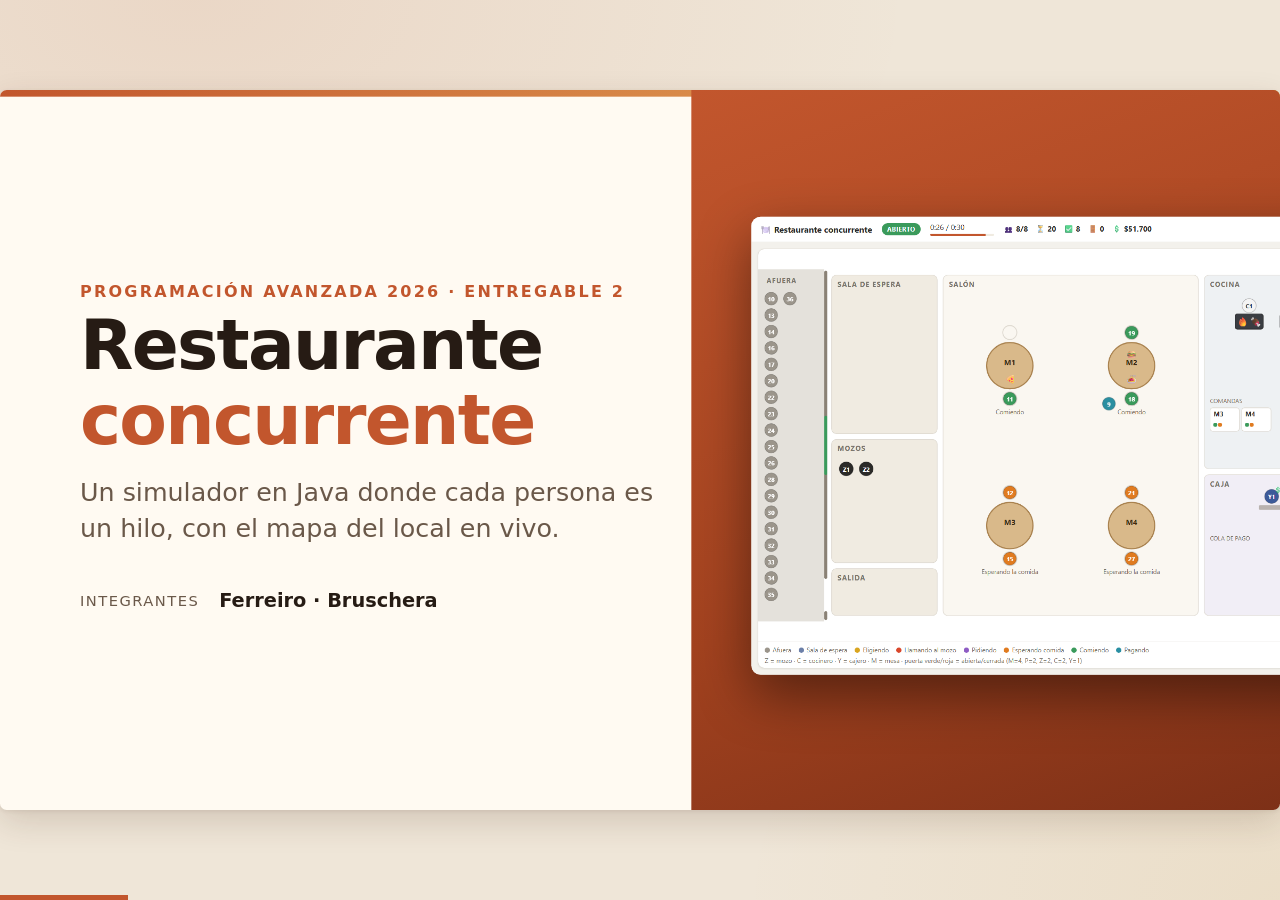
<file: presentacion/index.html>
<!doctype html>
<html lang="es">
<head>
<meta charset="utf-8">
<meta name="viewport" content="width=device-width, initial-scale=1">
<title>Restaurante concurrente</title>
<meta name="description" content="Presentación del Entregable 2 de Programación Avanzada 2026: simulador concurrente de restaurante en Java.">
<link rel="stylesheet" href="presentacion.css">
</head>
<body>

<div class="viewport">
<div class="deck">

<!-- ===================================================================== 1 -->
<section class="slide portada" data-titulo="Portada">
  <div class="izq">
    <p class="kicker rev">Programación Avanzada 2026 · Entregable 2</p>
    <h1 class="rev">Restaurante<br><em>concurrente</em></h1>
    <p class="lead rev">Un simulador en Java donde cada persona es un hilo, con el mapa del local en vivo.</p>
    <dl class="meta rev">
      <dt>Integrantes</dt><dd>Ferreiro · Bruschera</dd>
    </dl>
  </div>
  <div class="der">
    <div class="shot rev" style="--i:2"><img src="img/vista-general.png" alt="Mapa del restaurante en vivo"></div>
  </div>
  <aside class="notes"><ul>
    <li>Presentarnos. Vamos a mostrar qué diseñamos y, sobre todo, cómo aplicamos cada herramienta de concurrencia.</li>
    <li>No repetimos la consigna: vamos directo a las decisiones. Son 10 minutos: 8 slides y la demo al final.</li>
  </ul></aside>
</section>

<!-- ===================================================================== 2 -->
<section class="slide" data-titulo="Cómo modelamos el problema">
  <p class="kicker rev">Nuestro diseño</p>
  <h2 class="rev">Cómo modelamos el problema</h2>
  <div class="rev" style="display:flex;justify-content:center">
  <svg class="diag" style="width:1300px;height:auto;flex:none" viewBox="0 0 1760 700" role="img" aria-label="Flujo de mensajes entre los actores y los recursos">
    <defs>
      <marker id="fl" viewBox="0 0 10 10" refX="9" refY="5" markerWidth="7" markerHeight="7" orient="auto-start-reverse"><path d="M0,0 L10,5 L0,10 z" fill="#9b8672"/></marker>
      <marker id="flA" viewBox="0 0 10 10" refX="9" refY="5" markerWidth="7" markerHeight="7" orient="auto-start-reverse"><path d="M0,0 L10,5 L0,10 z" fill="#c2562d"/></marker>
    </defs>
    <!-- aristas -->
    <path id="a1" class="e" d="M270,88 L348,88" marker-end="url(#fl)" data-flujo="#355f9c,1.6,1"/>
    <path id="a2" class="e" d="M610,88 L688,88" marker-end="url(#fl)" data-flujo="#355f9c,1.6,1"/>
    <path id="a3" class="e" d="M970,88 L1048,88" marker-end="url(#fl)" data-flujo="#355f9c,1.6,1"/>
    <path id="a4" class="e acc" d="M1215,136 L1215,238" marker-end="url(#flA)" data-flujo="#b97c0c,2,2"/>
    <path id="a5" class="e" d="M1380,288 L1458,288" marker-end="url(#fl)" data-flujo="#b97c0c,1.6,1"/>
    <path id="a6" class="e" d="M1595,336 L1595,428" marker-end="url(#fl)" data-flujo="#c2562d,1.8,1"/>
    <path id="a7" class="e" d="M1460,478 L1382,478" marker-end="url(#fl)" data-flujo="#c2562d,1.6,1"/>
    <path id="a8" class="e acc" d="M1215,430 L1215,338" marker-end="url(#flA)" data-flujo="#c2562d,2,1"/>
    <path id="a9" class="e dash" d="M1595,240 C1595,150 1500,100 1382,96" marker-end="url(#fl)" data-flujo="#b97c0c,2.4,1"/>
    <path id="a10" class="e" d="M1050,124 C860,210 640,320 520,428" marker-end="url(#fl)" data-flujo="#2c7a4b,2.6,2"/>
    <path id="a11" class="e" d="M350,478 L272,478" marker-end="url(#fl)" data-flujo="#2c7a4b,1.6,1"/>
    <path id="a12" class="e dash" d="M150,430 L150,138" marker-end="url(#fl)" data-flujo="#2c7a4b,2.2,1"/>
    <path id="a13" class="e" d="M270,640 L348,640" marker-end="url(#fl)" data-flujo="#7a4fa3,1.2,2"/>
    <path id="a14" class="e" d="M680,640 L758,640" marker-end="url(#fl)" data-flujo="#7a4fa3,1.2,2"/>
    <path id="a15" class="e" d="M1120,640 L1198,640" marker-end="url(#fl)" data-flujo="#7a4fa3,1.2,2"/>
    <path id="a16" class="e" d="M1430,640 L1498,640" marker-end="url(#fl)" data-flujo="#7a4fa3,1.2,2"/>
    <line x1="20" y1="566" x2="1740" y2="566" stroke="#d8c8b2" stroke-width="2" stroke-dasharray="4 8"/>
    <!-- etiquetas -->
    <text class="lbl acc" x="1230" y="180">TOMAR_PEDIDO (acción de barrera)</text>
    <text class="lbl" x="1230" y="206">LIMPIAR (último que se va)</text>
    <text class="lbl" x="1419" y="276" text-anchor="middle">take()</text>
    <text class="lbl" x="1583" y="390" text-anchor="end">recibirPedido()</text>
    <text class="lbl" x="1421" y="556" text-anchor="middle">tomarPlato()</text>
    <text class="lbl acc" x="1230" y="392">SERVIR</text>
    <text class="lbl" x="1612" y="150">servir / limpiar</text>
    <text class="lbl" x="770" y="300">pagar()</text>
    <text class="lbl" x="311" y="466" text-anchor="middle">take()</text>
    <text class="lbl" x="165" y="280">complete(ticket)</text>
    <text class="lbl" x="165" y="304">CompletableFuture</text>
    <text class="lbl" x="1159" y="628" text-anchor="middle">take()</text>
    <text class="lbl" x="30" y="560">VISUALIZACIÓN</text>
    <!-- nodos -->
    <g class="n actor"><rect x="30" y="40" width="240" height="96" rx="14"/><text class="t1" x="150" y="82" text-anchor="middle">Cliente ×N</text><text class="s" x="150" y="114" text-anchor="middle">pool cached</text></g>
    <g class="n lock"><rect x="350" y="40" width="260" height="96" rx="14"/><text class="t1" x="480" y="82" text-anchor="middle">Puerta</text><text class="s" x="480" y="114" text-anchor="middle">Semaphore(P·M)</text></g>
    <g class="n rec"><rect x="690" y="40" width="280" height="96" rx="14"/><text class="t1" x="830" y="82" text-anchor="middle">SalaDeEspera</text><text class="s" x="830" y="114" text-anchor="middle">monitor</text></g>
    <g class="n rec"><rect x="1050" y="40" width="330" height="96" rx="14"/><text class="t1" x="1215" y="82" text-anchor="middle">Mesa ×M</text><text class="s" x="1215" y="114" text-anchor="middle">monitor + CyclicBarrier</text></g>
    <g class="n cola"><rect x="1050" y="240" width="330" height="96" rx="14"/><text class="t1" x="1215" y="282" text-anchor="middle">ColaMozos</text><text class="s" x="1215" y="314" text-anchor="middle">PriorityBlockingQueue</text></g>
    <g class="n actor"><rect x="1460" y="240" width="270" height="96" rx="14"/><text class="t1" x="1595" y="282" text-anchor="middle">Mozo ×Z</text><text class="s" x="1595" y="314" text-anchor="middle">pool fijo</text></g>
    <g class="n lock"><rect x="1460" y="430" width="270" height="96" rx="14"/><text class="t1" x="1595" y="472" text-anchor="middle">Cocina</text><text class="s" x="1595" y="504" text-anchor="middle">Lock + Condition</text></g>
    <g class="n actor"><rect x="1050" y="430" width="330" height="96" rx="14"/><text class="t1" x="1215" y="472" text-anchor="middle">Cocinero ×C</text><text class="s" x="1215" y="504" text-anchor="middle">pool fijo</text></g>
    <g class="n cola"><rect x="350" y="430" width="300" height="96" rx="14"/><text class="t1" x="500" y="472" text-anchor="middle">Caja</text><text class="s" x="500" y="504" text-anchor="middle">LinkedBlockingQueue</text></g>
    <g class="n actor"><rect x="30" y="430" width="240" height="96" rx="14"/><text class="t1" x="150" y="472" text-anchor="middle">Cajero ×Y</text><text class="s" x="150" y="504" text-anchor="middle">pool fijo</text></g>
    <g class="n"><rect x="30" y="600" width="240" height="80" rx="14"/><text class="t1" x="150" y="637" text-anchor="middle" style="font-size:23px">Todos los actores</text><text class="s" x="150" y="664" text-anchor="middle">notificar()</text></g>
    <g class="n lock"><rect x="350" y="600" width="330" height="80" rx="14"/><text class="t1" x="515" y="637" text-anchor="middle" style="font-size:24px">EstadoRestaurante</text><text class="s" x="515" y="664" text-anchor="middle">ReentrantReadWriteLock</text></g>
    <g class="n cola"><rect x="760" y="600" width="360" height="80" rx="14"/><text class="t1" x="940" y="637" text-anchor="middle" style="font-size:24px">colaEventos</text><text class="s" x="940" y="664" text-anchor="middle">LinkedBlockingQueue</text></g>
    <g class="n actor"><rect x="1200" y="600" width="230" height="80" rx="14"/><text class="t1" x="1315" y="637" text-anchor="middle" style="font-size:24px">Display</text><text class="s" x="1315" y="664" text-anchor="middle">1 hilo</text></g>
    <g class="n"><rect x="1500" y="600" width="230" height="80" rx="14"/><text class="t1" x="1615" y="637" text-anchor="middle" style="font-size:22px">consola · log</text><text class="s" x="1615" y="664" text-anchor="middle">SSE → navegador</text></g>
    <g class="capa-puntos"></g>
  </svg>
  </div>
  <div class="cols rev" style="grid-template-columns:repeat(4,1fr);gap:20px;flex:none;margin-top:14px">
    <div class="card" style="padding:16px 20px"><h3 style="font-size:24px;margin-bottom:6px">Cada persona es un hilo</h3><p style="font-size:20px;line-height:1.35;margin:0">Se coordinan con recursos compartidos y colas; nadie conoce a los demás hilos.</p></div>
    <div class="card" style="padding:16px 20px"><h3 style="font-size:24px;margin-bottom:6px">“Ya pidió” = el mozo tomó el pedido</h3><p style="font-size:20px;line-height:1.35;margin:0">Eso decide quién se va y quién se queda cuando cierra el local.</p></div>
    <div class="card" style="padding:16px 20px"><h3 style="font-size:24px;margin-bottom:6px">Mozos sin mesa asignada</h3><p style="font-size:20px;line-height:1.35;margin:0">Una cola con prioridad: servir, después tomar pedidos, después limpiar.</p></div>
    <div class="card" style="padding:16px 20px"><h3 style="font-size:24px;margin-bottom:6px">Los cocineros reparten un pedido</h3><p style="font-size:20px;line-height:1.35;margin:0">Pedidos en orden de llegada, plato por plato. La mesa se libera recién al limpiarla.</p></div>
  </div>
  <aside class="notes"><ul>
    <li>Qué diseñamos: cada cliente, mozo, cocinero y cajero es un hilo (un Runnable en un pool); se coordinan con recursos compartidos y colas de mensajes.</li>
    <li>Arriba, el recorrido del cliente: puerta (semáforo), sala (monitor), mesa (monitor + barrera).</li>
    <li>Al medio, el circuito de trabajo: la barrera encola TOMAR_PEDIDO, el mozo lleva el pedido a la cocina, el cocinero que completa el pedido encola SERVIR.</li>
    <li>A la izquierda, el pago: cola única de caja y un CompletableFuture que el cajero completa.</li>
    <li>Abajo, la visualización: todos notifican a EstadoRestaurante, que encola eventos para el único hilo Display.</li>
    <li>Colores del diagrama: oscuro = hilo, azul = monitor, borde negro = lock o semáforo, amarillo = cola bloqueante. Debajo de cada actor figura su pool.</li>
    <li>Las cuatro tarjetas son nuestras decisiones de diseño: son interpretaciones del enunciado, no vienen dadas.</li>
  </ul></aside>
</section>

<!-- ===================================================================== 3 -->
<section class="slide" data-titulo="Exclusión mutua">
  <p class="kicker rev">Memoria compartida segura</p>
  <h2 class="rev">Exclusión mutua: cinco herramientas</h2>
  <div class="cols c2-l">
    <table class="t sm rev" style="align-self:start">
      <tr><th>Herramienta</th><th>Dónde</th><th>Para qué</th></tr>
      <tr><td><span class="k">synchronized</span></td><td><span class="cls">Mesa</span> · <span class="cls">SalaDeEspera</span></td><td>Proteger el estado <b>y</b> esperar condiciones (<span class="k">wait</span>/<span class="k">notifyAll</span>)</td></tr>
      <tr><td><span class="k">ReentrantLock</span> + <span class="k">Condition</span></td><td><span class="cls">Cocina</span></td><td>Buscar y marcar un plato en <b>un solo paso</b>. Lock justo</td></tr>
      <tr><td><span class="k">ReentrantReadWriteLock</span></td><td><span class="cls">EstadoRestaurante</span></td><td>Un escritor a la vez; los lectores, en paralelo</td></tr>
      <tr><td><span class="k">Semaphore(P·M)</span></td><td>la puerta</td><td>Como máximo P·M adentro; el resto espera afuera</td></tr>
      <tr><td>Clases atómicas</td><td><span class="k">abierto</span> · <span class="k">platosPendientes</span> · <span class="cls">Contadores</span></td><td>Banderas y contadores sin lock</td></tr>
    </table>
    <div class="stack">
      <pre class="code xs rev" data-src="Cocina.tomarPlato">lock.lock();
try {
    while (true) {
        // busca un plato sin cocinar y lo marca
        Plato plato = ⟦primerPlatoPendiente()⟧;
        if (plato != null) return plato;
        if (cerrada) return null;
        // no hay: espera un pedido nuevo
        ⟦hayPlatos.await();⟧
    }
} finally { lock.unlock(); }</pre>
      <ul class="b sm">
        <li class="rev"><b>Un lock por recurso</b>, no uno global: así todo sigue en paralelo.</li>
        <li class="rev">Todo <span class="k">unlock()</span> y <span class="k">release()</span> va en un <span class="k">finally</span>.</li>
      </ul>
    </div>
  </div>
  <aside class="notes"><ul>
    <li>Intro: varios hilos comparten datos; si dos los modifican a la vez hay condiciones de carrera. La consigna pide al menos dos herramientas; usamos cinco, una por tipo de recurso.</li>
    <li>Leer la tabla de a un renglón, sin detenerse. Donde sí frenar: la cocina, con el código.</li>
    <li>Cocina: el cocinero no saca un pedido entero; busca un plato pendiente del primer pedido que tenga uno y lo marca, todo en un paso. Así nunca dos agarran el mismo plato y varios cocineros reparten un pedido. Una BlockingQueue no alcanzaba.</li>
    <li>Lock global: sería correcto, pero solo un hilo trabajaría a la vez.</li>
    <li>Si preguntan por alguna en detalle, cada una tiene su slide en el anexo.</li>
  </ul></aside>
</section>

<!-- ===================================================================== 4 -->
<section class="slide" data-titulo="wait / notifyAll">
  <p class="kicker rev">Sincronización por condición</p>
  <h2 class="rev"><span class="k" style="font-size:.9em">wait()</span> / <span class="k" style="font-size:.9em">notifyAll()</span>: siempre dentro de un <span class="k" style="font-size:.9em">while</span></h2>
  <div class="cols c2-l">
    <div class="stack">
      <pre class="code xs rev" data-src="Mesa.esperarMozo">public synchronized boolean esperarMozo() throws InterruptedException {
    ⟦while (!pedidoTomado &amp;&amp; !cancelada)⟧ {
        wait();          // suelta el monitor mientras espera
    }
    return pedidoTomado;
}</pre>
      <table class="t sm rev">
        <tr><th>Quién espera</th><th>Condición</th><th>Quién notifica</th></tr>
        <tr><td><span class="k">Mesa.esperarMozo</span></td><td>pedido tomado o cancelado</td><td><span class="k">tomarPedido</span>, <span class="k">cerrar</span></td></tr>
        <tr><td><span class="k">Mesa.esperarComida</span></td><td>servida</td><td><span class="k">servir</span></td></tr>
        <tr><td><span class="k">SalaDeEspera.esperarMesa</span></td><td>el grupo tiene mesa o se cerró</td><td><span class="k">ingresar</span>, <span class="k">mesaLiberada</span>, <span class="k">cerrar</span></td></tr>
      </table>
    </div>
    <div class="stack">
      <ul class="b sm">
        <li class="rev"><b>¿Por qué <span class="k">while</span>?</b> Hay despertares espurios y notificaciones que no son para ese hilo: al despertar hay que volver a evaluar la condición.</li>
        <li class="rev"><b>¿Por qué <span class="k">notifyAll</span>?</b> En la misma mesa esperan hilos por condiciones distintas (mozo, comida, cierre). Con <span class="k">notify</span> se podría despertar al hilo equivocado.</li>
        <li class="rev"><b>Elegir el menú</b> usa <span class="k">wait(timeout)</span> en lugar de <span class="k">sleep</span>: el <span class="k">notifyAll</span> de <span class="k">cerrar()</span> lo corta enseguida.</li>
      </ul>
    </div>
  </div>
  <aside class="notes"><ul>
    <li>El wait libera el monitor: por eso el mozo puede entrar a tomarPedido mientras los clientes esperan.</li>
    <li>Un sleep no se puede despertar sin interrumpir el hilo; el wait con timeout sí, con el notifyAll del cierre. En el código es Mesa.elegir, con TimeUnit.NANOSECONDS.timedWait(this, resta) dentro de un while.</li>
  </ul></aside>
</section>

<!-- ===================================================================== 5 -->
<section class="slide" data-titulo="Barrera">
  <p class="kicker rev">Sincronización</p>
  <h2 class="rev">Barrera</h2>
  <div class="cols" style="grid-template-columns:1.2fr .8fr">
    <div class="stack">
      <pre class="code sm rev" data-src="Mesa.java">this.barrera = new CyclicBarrier(capacidad, ⟦this::llamarMozo⟧);
private synchronized void llamarMozo() {   // la ejecuta el último
    if (cancelada) return;
    estadoMesa = EstadoMesa.ESPERANDO_MOZO;
    colaMozos.encolar(TipoTarea.TOMAR_PEDIDO, this, /* … */);
}</pre>
      <ul class="b sm">
        <li class="rev"><b>Una barrera de P partes por mesa.</b> Nadie llama al mozo hasta que eligieron los P; la <b>acción de barrera</b> lo llama una sola vez.</li>
        <li class="rev"><b>Cíclica:</b> se reutiliza con cada grupo que ocupa la mesa.</li>
      </ul>
    </div>
    <div class="shot crop rev" style="--x:365;--y:170;--z:1.2;width:570px;height:624px;align-self:start">
      <img src="img/barrera-mozo-tomando-pedido.png" alt="Mesas en distintas fases: eligiendo, mozo tomando el pedido, esperando comida">
      <span class="ring" style="left:340px;top:30px;width:225px;height:235px"></span>
      <span class="cap">“Todos eligieron: la mesa 2 llama a un mozo” → Z1 va a tomar el pedido</span>
    </div>
  </div>
  <aside class="notes"><ul>
    <li>Es exactamente la regla: luego de que los P eligen, llaman al mozo. Por eso preferimos CyclicBarrier a Phaser: P es fijo.</li>
    <li>En el cierre, los cancelados también atraviesan la barrera, así que nunca queda un await colgado.</li>
    <li>Detalle si preguntan: esperarCompaneros() no es synchronized; si lo fuera, el primero esperaría en la barrera con el monitor tomado y los demás no podrían llegar.</li>
  </ul></aside>
</section>

<!-- ===================================================================== 6 -->
<section class="slide" data-titulo="Productor-Consumidor">
  <p class="kicker rev">Pasaje de mensajes · patrón principal</p>
  <h2 class="rev">Pasaje de mensajes: Productor-Consumidor</h2>
  <div class="stack" style="flex:1;align-items:center;justify-content:center;gap:32px">
      <svg class="diag rev" style="width:1000px" viewBox="0 0 900 420" role="img" aria-label="Productores, cola de prioridad y mozos consumidores">
        <defs><marker id="fl2" viewBox="0 0 10 10" refX="9" refY="5" markerWidth="7" markerHeight="7" orient="auto"><path d="M0,0 L10,5 L0,10 z" fill="#9b8672"/></marker></defs>
        <path id="pc1" class="e" d="M240,70 C290,70 290,185 328,185" marker-end="url(#fl2)" data-flujo="#b97c0c,1.8,2"/>
        <path id="pc2" class="e" d="M240,210 L328,210" marker-end="url(#fl2)" data-flujo="#c2562d,1.5,2"/>
        <path id="pc3" class="e" d="M240,350 C290,350 290,235 328,235" marker-end="url(#fl2)" data-flujo="#355f9c,2.2,1"/>
        <path id="pc4" class="e" d="M590,190 C630,190 640,120 678,120" marker-end="url(#fl2)" data-flujo="#c2562d,1.7,2"/>
        <path id="pc5" class="e" d="M590,230 C630,230 640,300 678,300" marker-end="url(#fl2)" data-flujo="#b97c0c,1.9,2"/>
        <g class="n"><rect x="20" y="30" width="220" height="80" rx="12"/><text class="t1" x="130" y="66" text-anchor="middle" style="font-size:24px">Mesas</text><text class="s" x="130" y="92" text-anchor="middle">TOMAR_PEDIDO</text></g>
        <g class="n"><rect x="20" y="170" width="220" height="80" rx="12"/><text class="t1" x="130" y="206" text-anchor="middle" style="font-size:24px">Cocineros</text><text class="s" x="130" y="232" text-anchor="middle">SERVIR</text></g>
        <g class="n"><rect x="20" y="310" width="220" height="80" rx="12"/><text class="t1" x="130" y="346" text-anchor="middle" style="font-size:24px">Clientes</text><text class="s" x="130" y="372" text-anchor="middle">LIMPIAR</text></g>
        <g class="n cola"><rect x="330" y="140" width="260" height="140" rx="14"/><text class="t1" x="460" y="196" text-anchor="middle" style="font-size:25px">ColaMozos</text><text class="s" x="460" y="226" text-anchor="middle">PriorityBlocking</text><text class="s" x="460" y="250" text-anchor="middle">Queue</text></g>
        <g class="n actor"><rect x="680" y="80" width="200" height="80" rx="12"/><text class="t1" x="780" y="128" text-anchor="middle" style="font-size:24px">Mozo 1</text></g>
        <g class="n actor"><rect x="680" y="260" width="200" height="80" rx="12"/><text class="t1" x="780" y="308" text-anchor="middle" style="font-size:24px">Mozo 2</text></g>
        <text class="lbl" x="352" y="128">put()</text>
        <text class="lbl" x="635" y="214" text-anchor="middle">take()</text>
        <g class="capa-puntos"></g>
      </svg>
      <table class="t sm rev" style="width:1200px">
        <tr><th>Productores</th><th>Búfer</th><th>Consumidores</th></tr>
        <tr><td>Mesas · cocineros · clientes</td><td><span class="k">ColaMozos</span> · <span class="muted">PriorityBlockingQueue</span></td><td>Z mozos</td></tr>
        <tr><td>Clientes</td><td><span class="k">Caja</span> · <span class="muted">LinkedBlockingQueue</span></td><td>Y cajeros</td></tr>
        <tr><td>Mozos</td><td><span class="k">Cocina</span> (lock + Condition)</td><td>C cocineros</td></tr>
        <tr><td>Todos los actores</td><td><span class="k">colaEventos</span> · <span class="muted">LinkedBlockingQueue</span></td><td>1 Display</td></tr>
      </table>
  </div>
  <aside class="notes"><ul>
    <li>Las colas bloqueantes son nuestra herramienta de pasaje de mensajes: los hilos no comparten estado, se pasan mensajes inmutables (TareaMozo, Pago, Evento).</li>
    <li>La de mozos es de prioridad: 0 SERVIR, 1 TOMAR_PEDIDO, 2 LIMPIAR, 3 FIN; a igual prioridad, FIFO.</li>
    <li>El patrón aparece en cuatro lugares; en la cocina el búfer es una lista con lock + Condition (variante de la cátedra: buffer con exclusión mutua + espera por condición).</li>
    <li>Los puntos de colores son las prioridades: rojo SERVIR, amarillo TOMAR_PEDIDO, azul LIMPIAR.</li>
  </ul></aside>
</section>

<!-- ===================================================================== 7 -->
<section class="slide" data-titulo="Pools y excepciones">
  <p class="kicker rev">Working Threads · buenas prácticas</p>
  <h2 class="rev">Pools de hilos y manejo de excepciones</h2>
  <div class="cols c2">
    <div class="stack">
      <table class="t sm rev">
        <tr><th>Pool de <span class="k">Executors</span></th><th>Para</th></tr>
        <tr><td><span class="k">newFixedThreadPool(Z / C / Y)</span></td><td>Mozos, cocineros y cajeros: cantidad fija</td></tr>
        <tr><td><span class="k">newCachedThreadPool()</span></td><td>Clientes: cantidad variable</td></tr>
        <tr><td><span class="k">newSingleThreadExecutor()</span></td><td><span class="cls">Display</span>: un solo hilo garantiza el orden</td></tr>
        <tr><td><span class="k">newScheduledThreadPool(1)</span></td><td>Temporizador de T</td></tr>
      </table>
      <ul class="b sm">
        <li class="rev">Separan la gestión de los hilos de la lógica de cada actor.</li>
        <li class="rev">Cierre con <span class="k">shutdown()</span> + <span class="k">awaitTermination()</span>, sin <span class="k">System.exit</span>.</li>
      </ul>
    </div>
    <div class="stack">
      <h3 class="rev">Qué pasa cuando algo falla</h3>
      <pre class="code xs rev" data-src="Mozo.run">} catch (InterruptedException e) {
    ⟦Thread.currentThread().interrupt();⟧
} finally {
    /* avisa que terminó · countDown del latch */
}</pre>
      <ul class="b sm">
        <li class="rev"><span class="k">InterruptedException</span>: se restaura la bandera y el hilo termina en orden.</li>
        <li class="rev"><span class="k">finally</span> en todo <span class="k">unlock()</span>, <span class="k">release()</span> y <span class="k">countDown()</span>: nada queda tomado.</li>
        <li class="rev">Un error en un evento no mata al <span class="cls">Display</span>: lo registra y sigue.</li>
      </ul>
    </div>
  </div>
  <aside class="notes"><ul>
    <li>Fijo para el personal porque la cantidad es conocida; cached para los clientes porque varía. El generador de clientes corre en otro newSingleThreadExecutor.</li>
    <li>El Display tiene que ser un único hilo: con dos consumidores se perdería el orden.</li>
    <li>FabricaHilos además les pone nombre (mozo-1) y lleva la cuenta de los hilos creados, para verificar al final que ninguno quedó vivo.</li>
    <li>Si la barrera de una mesa se rompe (BrokenBarrierException), se cancela esa ocupación y la barrera se reinicia al limpiar la mesa.</li>
  </ul></aside>
</section>

<!-- ===================================================================== 8 -->
<section class="slide" data-titulo="Cómo evitamos los deadlocks">
  <p class="kicker rev">Seguridad en hilos · deadlocks y visibilidad</p>
  <h2 class="rev">Deadlocks y visibilidad</h2>
  <div class="cols" style="grid-template-columns:1.2fr .8fr;gap:44px">
    <div class="stack">
      <svg class="diag rev grande" viewBox="0 70 1000 530" role="img" aria-label="Grafo de locks sin ciclos">
        <defs>
          <marker id="fl3" viewBox="0 0 10 10" refX="9" refY="5" markerWidth="7" markerHeight="7" orient="auto"><path d="M0,0 L10,5 L0,10 z" fill="#9b8672"/></marker>
        </defs>
        <path class="e draw" style="--i:0" d="M280,135 L368,135" marker-end="url(#fl3)"/>
        <path class="e draw" style="--i:1" d="M620,135 L718,135" marker-end="url(#fl3)"/>
        <path class="e draw" style="--i:2" d="M495,180 L495,410" marker-end="url(#fl3)"/>
        <path class="e draw" style="--i:3" d="M280,475 L368,475" marker-end="url(#fl3)"/>
        <path class="e draw" style="--i:4" d="M720,475 L632,475" marker-end="url(#fl3)"/>
        <g class="n lock"><rect x="30" y="90" width="250" height="90" rx="12"/><text class="t1" x="155" y="130" text-anchor="middle" style="font-size:24px">CyclicBarrier</text><text class="s" x="155" y="158" text-anchor="middle">lock interno</text></g>
        <g class="n rec"><rect x="370" y="90" width="250" height="90" rx="12"/><text class="t1" x="495" y="130" text-anchor="middle" style="font-size:24px">Mesa</text><text class="s" x="495" y="158" text-anchor="middle">monitor</text></g>
        <g class="n cola"><rect x="720" y="90" width="250" height="90" rx="12"/><text class="t1" x="845" y="130" text-anchor="middle" style="font-size:24px">ColaMozos</text><text class="s" x="845" y="158" text-anchor="middle">ilimitada</text></g>
        <g class="n rec"><rect x="30" y="430" width="250" height="90" rx="12"/><text class="t1" x="155" y="470" text-anchor="middle" style="font-size:24px">SalaDeEspera</text><text class="s" x="155" y="498" text-anchor="middle">monitor</text></g>
        <g class="n hoja"><rect x="370" y="412" width="260" height="128" rx="12"/><text class="t1" x="500" y="452" text-anchor="middle" style="font-size:22px">EstadoRestaurante</text><text class="s" x="500" y="482" text-anchor="middle">write lock</text><text class="lbl ok" x="500" y="522" text-anchor="middle">LOCK HOJA</text></g>
        <g class="n lock"><rect x="720" y="430" width="250" height="90" rx="12"/><text class="t1" x="845" y="470" text-anchor="middle" style="font-size:24px">Cocina</text><text class="s" x="845" y="498" text-anchor="middle">ReentrantLock</text></g>
        <text class="lbl" x="20" y="590">A → B: “toma B teniendo A”. El grafo no tiene ciclos: no puede haber espera circular.</text>
      </svg>
    </div>
    <div class="stack">
      <h3 class="rev">Sin deadlocks: no hay espera circular</h3>
      <ul class="b xs">
        <li class="rev"><b>Mesa, sala y cocina</b> nunca se llaman entre sí con el lock tomado. Única cadena: <span class="k">barrera → mesa</span>, nunca al revés.</li>
        <li class="rev"><b>Lock hoja:</b> con el write lock de <span class="k">EstadoRestaurante</span> no se toma nada más.</li>
        <li class="rev"><b>Colas ilimitadas:</b> encolar con un monitor tomado nunca bloquea.</li>
      </ul>
      <h3 class="rev" style="margin-top:18px">Visibilidad: nada se lee de la caché</h3>
      <ul class="b xs">
        <li class="rev"><b>Atómicos:</b> <span class="k">abierto</span> lo leen todos los clientes; <span class="k">platosPendientes</span>, todos los cocineros.</li>
        <li class="rev"><b><span class="k">volatile</span></b> donde hay un escritor y varios lectores: <span class="k">Simulacion.resultado</span>, <span class="k">Display.ultimaSecuencia</span>.</li>
        <li class="rev"><b>Todo lo demás</b> se toca solo con su lock: salir de un <span class="k">synchronized</span> o hacer <span class="k">unlock()</span> publica los cambios.</li>
      </ul>
    </div>
  </div>
  <aside class="notes"><ul>
    <li>Leer el grafo: cada flecha es “tomo B teniendo A”. Todas van en el mismo sentido: no hay ciclos, así que no puede haber espera circular.</li>
    <li>Mesa → EstadoRestaurante y Mesa → ColaMozos son seguras porque esos son locks hoja o colas que no bloquean.</li>
    <li>Regla general: cualquier otra llamada a un recurso se hace después de soltar el lock propio.</li>
    <li>También: la carrera mozo/cierre se resuelve dentro del monitor de la mesa; no hay esperas infinitas (tryAcquire con timeout, awaitTermination con límite); contra la inanición, colas FIFO y semáforo y lock justos.</li>
    <li>Visibilidad: cada dato compartido está cubierto por una relación happens-before. El detalle está en el anexo.</li>
  </ul></aside>
</section>

<!-- ===================================================================== 9 -->
<section class="slide" data-titulo="Cierre, Display y log">
  <p class="kicker rev">Terminación · visualización</p>
  <h2 class="rev">Cierre en T, Display y log</h2>
  <div class="cols c2">
    <div class="stack">
      <ol class="pasos">
        <li class="rev"><div>Se cierra la puerta<small><span class="k">abierto = false</span>: los de afuera salen de su <span class="k">tryAcquire</span> y se van.</small></div></li>
        <li class="rev"><div>Se van los que no pidieron<small><span class="k">notifyAll</span> en la sala y en cada mesa: sin pedido tomado, la mesa se cancela.</small></div></li>
        <li class="rev"><div>Los que pidieron terminan<small>Comen, pagan y salen. El personal sigue trabajando hasta que no queda nadie.</small></div></li>
        <li class="rev"><div>Termina el personal y se apaga todo<small><i>Poison pills</i> a mozos y cajeros, <span class="k">cocina().cerrar()</span>, pools apagados y log cerrado.</small></div></li>
      </ol>
      <div class="callout blue rev">Para cada espera hubo que definir <b>quién la despierta</b> y <b>cómo se entera</b> el hilo de que tiene que irse.</div>
    </div>
    <div class="stack">
      <div class="shot rev" style="width:640px;align-self:center;position:relative">
        <img src="img/cierre-cerrando.png" alt="Restaurante en estado CERRANDO con la puerta roja">
        <span class="cap">CERRANDO · la fila de afuera se fue · M1 sigue: ya había pedido</span>
      </div>
      <h3 class="rev" style="margin-top:6px">Display y log</h3>
      <ul class="b xs">
        <li class="rev">Cada cambio pasa por <span class="k">notificar()</span>: aplica el cambio, saca una <b>foto inmutable</b> del restaurante y encola el <span class="cls">Evento</span>.</li>
        <li class="rev">Un <b>único hilo Display</b> hace <span class="k">take()</span> en orden y sigue hasta vaciar la cola, aun después de T.</li>
        <li class="rev">Por cada evento escribe el <b>log de texto</b> (la acción y el estado completo), la consola y el mapa.</li>
      </ul>
    </div>
  </div>
  <aside class="notes"><ul>
    <li>El temporizador libera senalCierre en T; el coordinador ejecuta el cierre en este orden (Simulacion.correr). Los ocho pasos con sus métodos están en el anexo.</li>
    <li>La barrera nunca se traba: los P clientes de una mesa siempre llegan a ella, incluso los cancelados.</li>
    <li>Display: los tres pasos de notificar() van bajo el write lock, por eso el orden de la cola es el orden real. El Display termina con una poison pill (Evento.FIN) cuando ya terminaron todos los actores.</li>
    <li>El log queda en logs/simulacion-fecha.log; al final se agregan los invariantes verificados.</li>
  </ul></aside>
</section>

<!-- ===================================================================== 10 -->
<section class="slide" data-titulo="Demo en vivo">
  <p class="kicker rev">Demo</p>
  <h2 class="rev">Demo en vivo: qué mirar</h2>
  <div class="cols c2-r">
    <ol class="pasos">
      <li class="rev"><div>La puerta y la fila de afuera<small><span class="k">Semaphore(P·M)</span>: con el local lleno, el resto espera afuera.</small></div></li>
      <li class="rev"><div>La sala de espera<small>Monitor: los grupos de P esperan una mesa libre con <span class="k">wait</span>/<span class="k">notifyAll</span>.</small></div></li>
      <li class="rev"><div>Una mesa pasa a “llamando al mozo”<small><span class="k">CyclicBarrier</span>: recién cuando eligieron los P.</small></div></li>
      <li class="rev"><div>Los mozos van y vienen<small><span class="k">PriorityBlockingQueue</span>: servir antes que tomar pedidos y que limpiar.</small></div></li>
      <li class="rev"><div>Dos cocineros en la misma comanda<small><span class="k">ReentrantLock</span> + <span class="k">Condition</span> en la cocina.</small></div></li>
      <li class="rev"><div>La cola única de la caja<small><span class="k">LinkedBlockingQueue</span>: cada cliente espera su ticket.</small></div></li>
      <li class="rev"><div>Al llegar a T: CERRANDO<small>Se van los que no pidieron, el resto termina, y el resumen verifica que no quedó ningún hilo vivo.</small></div></li>
    </ol>
    <div class="stack">
      <div class="shot rev"><img src="img/vista-general.png" alt="Mapa del restaurante en vivo">
        <span class="cap">Cada ficha es un hilo; cada cambio queda en el log</span></div>
      <p class="rev" style="font-size:44px;font-weight:750;color:var(--accent);margin-top:auto">¿Preguntas?</p>
    </div>
  </div>
  <aside class="notes"><ul>
    <li>Tener la app abierta de antes: .\ejecutar.ps1 y dejar la pestaña lista. Acá solo apretar Iniciar.</li>
    <li>Ir señalando en el mapa cada punto de la lista a medida que pasa; no hace falta esperar a T si no hay tiempo.</li>
    <li>El panel de la derecha muestra el estado de cada empleado y los eventos: es lo mismo que se guarda en el log de texto.</li>
  </ul></aside>
</section>

<!-- ===================================================================== 11 -->
<section class="slide anexo" data-titulo="Anexo">
  <p class="kicker rev">Anexo</p>
  <h2 class="rev">Material de respaldo</h2>
  <div class="cols c2">
    <ul class="b sm">
      <li class="rev">Qué diseñamos</li>
      <li class="rev"><span class="k">synchronized</span> + monitores</li>
      <li class="rev"><span class="k">ReentrantLock</span> + <span class="k">Condition</span></li>
      <li class="rev"><span class="k">ReentrantReadWriteLock</span></li>
      <li class="rev"><span class="k">Semaphore</span> y clases atómicas</li>
      <li class="rev">Pasaje de mensajes con <span class="k">BlockingQueue</span></li>
    </ul>
    <ul class="b sm">
      <li class="rev">Future/Promise y Poison Pill</li>
      <li class="rev">La carrera mozo / cierre</li>
      <li class="rev">Visibilidad y happens-before</li>
      <li class="rev">Display, snapshot y log</li>
      <li class="rev">Pools de hilos, en detalle</li>
      <li class="rev">Cierre ordenado, paso a paso</li>
      <li class="rev">Conclusión</li>
    </ul>
  </div>
  <aside class="notes"><ul>
    <li>Estas slides no forman parte de los 10 minutos: están para responder preguntas.</li>
  </ul></aside>
</section>

<!-- ===================================================================== 12 -->
<section class="slide anexo" data-titulo="Qué diseñamos">
  <p class="kicker rev">Introducción</p>
  <h2 class="rev">Qué diseñamos</h2>
  <div class="cols c2-r">
    <div class="stack">
      <ul class="b sm">
        <li class="rev">Cada <b>cliente, mozo, cocinero y cajero es un hilo</b>: un <span class="k">Runnable</span> que corre en un pool de <span class="k">Executors</span>.</li>
        <li class="rev">Se coordinan con <b>recursos compartidos</b> (monitores, locks, semáforo, barreras) y <b>colas de mensajes</b>.</li>
        <li class="rev">A los T ms el local <b>cierra en orden</b>: nadie queda colgado y no queda ningún hilo vivo.</li>
        <li class="rev">Cada cambio genera una foto inmutable del estado, que va al <b>log</b>, a la <b>consola</b> y al <b>mapa web en vivo</b> (SSE).</li>
      </ul>
      <div class="big rev">
        <div><b>4</b><span>roles concurrentes</span></div>
        <div><b>7</b><span>pools de hilos</span></div>
        <div><b>10</b><span>invariantes verificados</span></div>
      </div>
    </div>
    <div class="shot rev" style="align-self:center"><img src="img/vista-general.png" alt="Vista general de la simulación: afuera, sala, salón, cocina y caja">
      <span class="cap">Simulación real · T = 0:26 · 8/8 adentro, 20 esperando afuera</span></div>
  </div>
  <aside class="notes"><ul>
    <li>Recorrer el mapa: afuera (fila de la puerta), sala de espera (grupos de a P), salón con M mesas, mozos, cocina con comandas y caja.</li>
    <li>Cada ficha es un hilo real; el mapa se dibuja con los snapshots que manda el Display.</li>
  </ul></aside>
</section>

<!-- ===================================================================== 13 -->
<section class="slide anexo" data-titulo="Monitores con synchronized">
  <p class="kicker rev">Exclusión mutua · 1</p>
  <h2 class="rev"><span class="k" style="font-size:.9em">synchronized</span> + monitores <span class="sub">Mesa · SalaDeEspera</span></h2>
  <div class="cols c2">
    <div class="stack">
      <ul class="b sm">
        <li class="rev"><span class="cls">Mesa</span>: estado + condiciones (<span class="k">pedidoTomado</span>, <span class="k">servida</span>, <span class="k">cancelada</span>) bajo el lock intrínseco.
          <span class="why">Clientes, mozos y el coordinador las leen y modifican.</span></li>
        <li class="rev"><span class="cls">SalaDeEspera</span>: arma grupos de a P en FIFO y tiene su propia lista de mesas libres.</li>
        <li class="rev"><b>Un lock por recurso</b>, no uno global. Un lock global sería correcto, pero serializa a todos los actores.</li>
        <li class="rev">Nadie toca ese estado desde afuera: <b>patrón Monitor</b>.</li>
      </ul>
      <pre class="code xs rev" data-src="Mesa.java">public synchronized void servir(int mozoId) {
    servida = true;
    estadoMesa = EstadoMesa.COMIENDO;
    estado.notificar(/* … */);
    ⟦notifyAll();⟧   // despierta a los que esperan la comida
}</pre>
    </div>
    <div class="stack">
      <div class="shot crop rev" style="--x:140;--y:100;--z:1.1;width:770px;height:400px">
        <img src="img/sala-grupo-completo.png" alt="Sala de espera con un grupo completo esperando mesa">
        <span class="cap">Grupo 5 [9, 11] completo espera mesa · la mesa 1 se está limpiando</span>
      </div>
      <div class="callout rev">El grupo recién consigue mesa cuando un mozo termina de limpiar y llama a <span class="k">sala().mesaLiberada(mesa)</span>, <b>después</b> de salir del monitor de la mesa.</div>
    </div>
  </div>
  <aside class="notes"><ul>
    <li>Elegimos monitor para Mesa porque tiene varias condiciones sobre el mismo estado y varios tipos de hilos que esperan.</li>
    <li>La sala no toca el monitor de las mesas: tiene su propia lista. Eso evita locks anidados (lo retomamos en deadlocks).</li>
  </ul></aside>
</section>

<!-- ===================================================================== 14 -->
<section class="slide anexo" data-titulo="ReentrantLock + Condition">
  <p class="kicker rev">Exclusión mutua · 2</p>
  <h2 class="rev"><span class="k" style="font-size:.9em">ReentrantLock</span> + <span class="k" style="font-size:.9em">Condition</span> <span class="sub">Cocina</span></h2>
  <div class="cols c2-l">
    <div class="stack">
      <pre class="code sm rev" data-src="Cocina.tomarPlato">lock.lock();
try {
    while (true) {
        Plato plato = ⟦primerPlatoPendiente()⟧;
        if (plato != null) {
            plato.empezarACocinar(cocineroId);   /* … */
            return plato;
        }
        if (cerrada) return null;
        ⟦hayPlatos.await();⟧
    }
} finally { lock.unlock(); }</pre>
      <ul class="b xs">
        <li class="rev">El cocinero no “saca el primero”: toma un plato <b>PENDIENTE</b> del primer pedido que tenga uno, <b>sin sacar el pedido</b>. Buscar y marcar es atómico; una <span class="k">BlockingQueue</span> no alcanza.</li>
        <li class="rev"><b>Varios cocineros reparten el mismo pedido.</b></li>
        <li class="rev"><span class="k">ReentrantLock(true)</span> justo · <span class="k">signalAll()</span> en <span class="k">recibirPedido</span> y <span class="k">cerrar</span> · <span class="k">unlock()</span> en <span class="k">finally</span>.</li>
      </ul>
    </div>
    <div class="shot crop rev" style="--x:845;--y:60;--z:1.15;width:673px;height:690px;align-self:start">
      <img src="img/sala-y-cocina-mismo-pedido.png" alt="Dos cocineros cocinando platos del mismo pedido">
      <span class="ring" style="left:9px;top:59px;width:300px;height:125px"></span>
      <span class="cap">C1 y C2 cocinan Milanesa del mismo pedido #12 (mesa 4)</span>
    </div>
  </div>
  <aside class="notes"><ul>
    <li>Mostrar en la captura: los dos cocineros con el mismo pedido #12 y la comanda M4 con dos puntos naranjas.</li>
    <li>La Condition con nombre (hayPlatos) es más clara que un wait genérico, y el await también va en un bucle.</li>
  </ul></aside>
</section>

<!-- ===================================================================== 15 -->
<section class="slide anexo" data-titulo="ReentrantReadWriteLock">
  <p class="kicker rev">Exclusión mutua · 3</p>
  <h2 class="rev"><span class="k" style="font-size:.9em">ReentrantReadWriteLock</span> <span class="sub">EstadoRestaurante</span></h2>
  <div class="cols c2-l">
    <div class="stack">
      <pre class="code xs rev" data-src="EstadoRestaurante.notificar">lock.writeLock().lock();
try {
    if (cambio != null) cambio.aplicar(vista);           // 1
    long seq = ++secuencia;
    long t = tiempoMs();
    Snapshot foto = vista.foto(seq, t, tiempoTotalMs);     // 2
    colaEventos.add(new Evento(seq, t, actor, descripcion, foto)); // 3
} finally { lock.writeLock().unlock(); }</pre>
      <div class="callout rev">Los tres pasos (1 aplicar el cambio · 2 sacar la foto · 3 encolar el evento) son <b>atómicos</b>: el orden de la cola es igual al orden real de los cambios, y cada evento lleva el estado del momento exacto en que se produjo.</div>
    </div>
    <div class="stack">
      <svg class="diag rev" viewBox="0 0 640 360" role="img" aria-label="Escritores y lectores del estado">
        <g class="n actor"><rect x="0" y="20" width="230" height="80" rx="12"/><text class="t1" x="115" y="57" text-anchor="middle" style="font-size:23px">Todos los actores</text><text class="s" x="115" y="84" text-anchor="middle">notificar()</text></g>
        <g class="n"><rect x="0" y="240" width="230" height="96" rx="12"/><text class="t1" x="115" y="278" text-anchor="middle" style="font-size:22px">Servidor web</text><text class="s" x="115" y="306" text-anchor="middle">/estado</text><text class="s" x="115" y="328" text-anchor="middle">+ invariantes</text></g>
        <g class="n hoja"><rect x="370" y="120" width="260" height="120" rx="14"/><text class="t1" x="500" y="168" text-anchor="middle" style="font-size:24px">Vista</text><text class="s" x="500" y="198" text-anchor="middle">privada</text><text class="s" x="500" y="222" text-anchor="middle">solo con el lock</text></g>
        <path id="rw1" class="e acc" d="M230,60 C300,60 310,150 368,160" marker-end="url(#flA)" data-flujo="#c2562d,1.4,3"/>
        <path id="rw2" class="e" d="M370,205 C310,215 300,288 232,288" marker-end="url(#fl)" data-flujo="#355f9c,2,2"/>
        <text class="lbl acc" x="280" y="40">writeLock: exclusivo</text>
        <text class="lbl" x="268" y="330">readLock: compartido</text>
      </svg>
      <ul class="b sm">
        <li class="rev"><b>Muchos escritores</b> (cada cambio de cada actor) y <b>lectores esporádicos</b> (<span class="k">snapshotActual()</span>).</li>
        <li class="rev">Varios lectores leen a la vez sin bloquearse entre ellos.</li>
        <li class="rev">Es un <b>lock hoja</b>: con él tomado no se toma ningún otro lock.</li>
      </ul>
    </div>
  </div>
  <aside class="notes"><ul>
    <li>Este es el único punto de notificación del sistema: por eso el Display puede garantizar el orden.</li>
    <li>El número de secuencia se asigna bajo el write lock, en el mismo paso en que se encola.</li>
  </ul></aside>
</section>

<!-- ===================================================================== 16 -->
<section class="slide anexo" data-titulo="Semaphore y clases atómicas">
  <p class="kicker rev">Exclusión mutua · 4 y 5</p>
  <h2 class="rev"><span class="k" style="font-size:.9em">Semaphore</span> de la puerta · clases atómicas</h2>
  <div class="cols c2">
    <div class="stack">
      <h3 class="rev">La puerta: <span class="k">new Semaphore(P·M, true)</span></h3>
      <pre class="code sm rev" data-src="Restaurante.esperarParaEntrar">while (abierto.get()) {
    if (puerta.⟦tryAcquire⟧(Config.ESPERA_PUERTA_MS,
                          TimeUnit.MILLISECONDS)) {
        return true;
    }
}
return false;   // cerraron mientras esperaba afuera</pre>
      <ul class="b sm">
        <li class="rev">Hay P·M permisos: los demás esperan afuera. Es <b>justo</b>.</li>
        <li class="rev"><span class="k">tryAcquire</span> con timeout (100 ms) en lugar de <span class="k">acquire()</span>: el cliente <b>se entera del cierre</b> y se va.</li>
        <li class="rev"><span class="k">release()</span> en el <span class="k">finally</span> de <span class="k">Cliente.run</span>: el permiso siempre vuelve.</li>
      </ul>
    </div>
    <div class="stack">
      <h3 class="rev">Atómicos: CAS, sin locks y visibles</h3>
      <table class="t sm rev">
        <tr><th>Dónde</th><th>Para qué</th></tr>
        <tr><td><span class="k">Restaurante.abierto</span><br><span class="muted">AtomicBoolean</span></td><td><span class="k">compareAndSet(true, false)</span>: el cierre se anuncia <b>una sola vez</b></td></tr>
        <tr><td><span class="k">Pedido.platosPendientes</span><br><span class="muted">AtomicInteger</span></td><td><span class="k">decrementAndGet() == 0</span>: solo el cocinero del último plato avisa al mozo</td></tr>
        <tr><td><span class="k">Contadores</span><br><span class="muted">AtomicInteger</span></td><td>generados, entraron, pagaron… para los invariantes</td></tr>
        <tr><td><span class="k">Caja.recaudacion</span> · <span class="k">ColaMozos.secuencia</span><br><span class="muted">AtomicLong</span></td><td>recaudación · orden FIFO a igual prioridad</td></tr>
      </table>
    </div>
  </div>
  <aside class="notes"><ul>
    <li>Consecuencia aceptada: al vencer el timeout, el cliente vuelve a la fila del semáforo, así que el orden de los de afuera es aproximadamente FIFO.</li>
    <li>Si consigue permiso justo cuando cierran, SalaDeEspera.ingresar lo rechaza dentro del monitor y el cliente devuelve el permiso.</li>
  </ul></aside>
</section>

<!-- ===================================================================== 17 -->
<section class="slide anexo" data-titulo="Pasaje de mensajes">
  <p class="kicker rev">Comunicación entre hilos</p>
  <h2 class="rev">Pasaje de mensajes con <span class="k" style="font-size:.9em">BlockingQueue</span></h2>
  <div class="cols c2-l">
    <div class="stack">
      <div class="card acc rev">
        <h3><span class="cls">ColaMozos</span> · <span class="k">PriorityBlockingQueue&lt;TareaMozo&gt;</span></h3>
        <div class="chips" style="margin:8px 0 14px">
          <span class="chip"><span class="badge">0</span> SERVIR</span>
          <span class="chip"><span class="badge y">1</span> TOMAR_PEDIDO</span>
          <span class="chip"><span class="badge b">2</span> LIMPIAR</span>
          <span class="chip"><span class="badge g">3</span> FIN</span>
        </div>
        <p style="font-size:24px;line-height:1.4">La comida lista se enfría; tomar pedidos alimenta la cocina; limpiar puede esperar. A igual prioridad, FIFO por <span class="k">secuencia</span>, así que la inanición queda acotada.</p>
      </div>
      <pre class="code sm rev" data-src="TareaMozo.compareTo">int porPrioridad = Integer.compare(tipo.prioridad(),
                                   otra.tipo.prioridad());
return porPrioridad != 0 ? porPrioridad
                         : Long.compare(secuencia, otra.secuencia);</pre>
      <div class="cols c2 rev" style="gap:20px;flex:none">
        <div class="card"><h3 style="font-size:26px"><span class="cls">Caja</span> · <span class="k">LinkedBlockingQueue&lt;Pago&gt;</span></h3><p style="font-size:23px">Fila <b>única</b>: el primer cajero libre atiende al primero de la cola.</p></div>
        <div class="card"><h3 style="font-size:26px"><span class="k">colaEventos</span> · <span class="k">LinkedBlockingQueue&lt;Evento&gt;</span></h3><p style="font-size:23px">Un solo consumidor (el Display), así que se procesa en orden.</p></div>
      </div>
    </div>
    <div class="stack">
      <div class="shot crop rev" style="--x:815;--y:478;--z:1.75;width:560px;height:480px">
        <img src="img/caja-cola-pago.png" alt="Caja con clientes en la cola de pago">
        <span class="cap">Y1 cobra · los clientes 7 y 8 en la cola de pago</span>
      </div>
      <div class="callout green rev">Todas son <b>ilimitadas</b>: <span class="k">put</span>/<span class="k">add</span> nunca bloquea. <span class="k">take()</span> deja al consumidor dormido, sin espera activa.</div>
    </div>
  </div>
  <aside class="notes"><ul>
    <li>Pasaje de mensajes: no se comparte estado mutable; los mensajes (TareaMozo, Pago, Evento) son inmutables.</li>
    <li>Que sean ilimitadas es clave para no tener deadlocks: se puede encolar con el monitor de una mesa tomado.</li>
  </ul></aside>
</section>

<!-- ===================================================================== 18 -->
<section class="slide anexo" data-titulo="Future/Promise y Poison Pill">
  <p class="kicker rev">Patrones concurrentes</p>
  <h2 class="rev">Future/Promise · Poison Pill</h2>
  <div class="cols c2">
    <div class="stack">
      <h3 class="rev">El pago con <span class="k">CompletableFuture&lt;Ticket&gt;</span></h3>
      <pre class="code sm rev" data-src="Caja / Cliente">// Cliente: deja el pago y recibe la promesa
CompletableFuture&lt;Ticket&gt; futuro =
        restaurante.caja().pagar(id, menu);
final Ticket ticket = ⟦futuro.get()⟧;     // espera SU ticket

// Cajero, en Caja.cobrar: resuelve la promesa
pago.futuro().⟦complete(ticket)⟧;</pre>
      <ul class="b sm">
        <li class="rev">El cliente espera <b>su</b> resultado, sin buscarlo en una estructura compartida.</li>
        <li class="rev">Completar el futuro <b>happens-before</b> el retorno de <span class="k">get()</span>.</li>
      </ul>
      <div class="rev" style="display:flex;gap:22px;align-items:center">
        <div class="shot crop" style="--x:822;--y:486;--z:1.25;width:360px;height:225px;flex:none">
          <img src="img/caja-cola-pago.png" alt="Cajero cobrando y clientes esperando su ticket">
        </div>
        <p class="muted" style="font-size:23px;line-height:1.35">Y1 cobra; los clientes 7 y 8 esperan, cada uno con <b>su</b> futuro.</p>
      </div>
    </div>
    <div class="stack">
      <h3 class="rev">Poison Pill: terminar después de lo pendiente</h3>
      <table class="t sm rev">
        <tr><th>Consumidor</th><th>Píldora</th></tr>
        <tr><td>Mozos</td><td><span class="k">TareaMozo.fin()</span>, de prioridad <b>más baja</b>: primero limpian todo</td></tr>
        <tr><td>Cajeros</td><td><span class="k">Pago.finDeTurno()</span></td></tr>
        <tr><td>Display</td><td><span class="k">Evento.FIN</span></td></tr>
        <tr><td>Cocineros</td><td>variante: <span class="k">Cocina.cerrar()</span>, con bandera + <span class="k">signalAll()</span></td></tr>
      </table>
      <div class="rev">
        <p class="muted" style="font-size:22px;margin:6px 0 10px">Patrones aplicados en el proyecto</p>
        <div class="chips">
          <span class="chip">Productor-Consumidor</span><span class="chip">Monitor</span><span class="chip">Barrier</span>
          <span class="chip">Working Threads</span><span class="chip">Future/Promise</span><span class="chip">Read-Write Lock</span><span class="chip">Poison Pill</span><span class="chip">Objeto inmutable</span>
        </div>
      </div>
    </div>
  </div>
  <aside class="notes"><ul>
    <li>Future/Promise: la promesa la crea Pago.de(...) y la resuelve el cajero; el cliente es quien consume.</li>
    <li>La pill del mozo tiene prioridad FIN = 3, así que sale de la cola de prioridad después de todas las LIMPIAR.</li>
  </ul></aside>
</section>

<!-- ===================================================================== 19 -->
<section class="slide anexo" data-titulo="Carrera mozo / cierre">
  <p class="kicker rev">Condición de carrera resuelta en el monitor</p>
  <h2 class="rev">“El mozo toma el pedido” contra “cierra el local”</h2>
  <div class="cols c2">
    <div class="stack">
      <pre class="code sm rev" data-src="Mesa.java">public synchronized List&lt;Eleccion&gt; tomarPedido(/* … */) {
    if (⟦cancelada⟧) { notifyAll(); return null; }
    ⟦pedidoTomado = true;⟧
    // …
}

public synchronized void cerrar() {
    cerrando = true;
    if (⟦!pedidoTomado⟧) { ⟦cancelada = true;⟧ /* … */ }
    notifyAll();
}</pre>
      <div class="callout rev">Los dos métodos son <span class="k">synchronized</span> sobre la <b>misma</b> mesa: se ejecutan uno después del otro y gana el que entra primero al monitor.</div>
    </div>
    <div class="stack">
      <div class="carril a rev">
        <h3><span class="badge g">Caso A</span> entra primero <span class="k">tomarPedido</span></h3>
        <ol>
          <li><span class="k">pedidoTomado = true</span></li>
          <li><span class="k">cerrar()</span> ve el pedido tomado y no cancela nada</li>
          <li>Los P clientes comen, pagan y se van</li>
        </ol>
      </div>
      <div class="carril b rev">
        <h3><span class="badge">Caso B</span> entra primero <span class="k">cerrar</span></h3>
        <ol>
          <li><span class="k">cancelada = true</span> y <span class="k">notifyAll()</span></li>
          <li><span class="k">tomarPedido</span> devuelve <span class="k">null</span> y el mozo descarta la tarea</li>
          <li>Los P clientes se van sin pedir; la mesa queda SUCIA y se limpia igual</li>
        </ol>
      </div>
      <p class="rev" style="font-size:25px"><span class="ok">Nunca hay un estado intermedio.</span> <span class="muted">Lo probamos con 25 000 carreras sobre una mesa aislada.</span></p>
    </div>
  </div>
  <aside class="notes"><ul>
    <li>Interpretación: “realizó su pedido” significa que el mozo ya ejecutó tomarPedido.</li>
    <li>No hace falta otro lock ni otra bandera atómica: el propio monitor de la mesa serializa las dos operaciones.</li>
  </ul></aside>
</section>

<!-- ===================================================================== 20 -->
<section class="slide anexo" data-titulo="Visibilidad y happens-before">
  <p class="kicker rev">Problemas de visibilidad</p>
  <h2 class="rev">Visibilidad: <span class="k" style="font-size:.9em">volatile</span>, atómicos y happens-before</h2>
  <div class="cols c2-l">
    <table class="t sm rev" style="align-self:start">
      <tr><th>Lo que hace un hilo…</th><th>…lo ve el otro al</th><th>Dónde</th></tr>
      <tr><td>salir de <span class="k">synchronized</span></td><td>entrar al mismo monitor</td><td>Mesa, SalaDeEspera</td></tr>
      <tr><td><span class="k">unlock()</span></td><td><span class="k">lock()</span></td><td>Cocina, EstadoRestaurante</td></tr>
      <tr><td><span class="k">put()</span> en una cola</td><td><span class="k">take()</span> de ese elemento</td><td>mozos, cajeros, Display</td></tr>
      <tr><td><span class="k">release()</span></td><td><span class="k">tryAcquire()</span></td><td>puerta</td></tr>
      <tr><td><span class="k">countDown()</span></td><td>retorno de <span class="k">await()</span></td><td>latches</td></tr>
      <tr><td><span class="k">complete()</span></td><td>retorno de <span class="k">get()</span></td><td>pago</td></tr>
      <tr><td>terminar las tareas del pool</td><td><span class="k">awaitTermination</span></td><td>coordinador</td></tr>
      <tr><td>escribir <span class="k">volatile</span> / atómico</td><td>leer esa variable</td><td><span class="k">abierto</span>, contadores</td></tr>
    </table>
    <div class="stack">
      <ul class="b sm">
        <li class="rev"><span class="k">volatile</span>: <span class="k">EstadoRestaurante.inicioNanos</span>, <span class="k">Simulacion.resultado</span>, <span class="k">Display.ultimaSecuencia</span>.
          <span class="why">Un solo escritor y varios lectores: alcanza con visibilidad, no hace falta exclusión.</span></li>
        <li class="rev"><span class="k">Plato.estado</span> <b>no</b> es <span class="k">volatile</span>: solo se toca con el lock de la cocina.</li>
        <li class="rev"><b>Publicación segura:</b> los mensajes son inmutables y viajan por colas concurrentes.</li>
        <li class="rev"><span class="k">CopyOnWriteArrayList</span> para los suscriptores SSE y los hilos creados. <span class="k">ThreadLocalRandom</span> en <span class="cls">Aleatorio</span>.</li>
      </ul>
    </div>
  </div>
  <aside class="notes"><ul>
    <li>Cada dato compartido está cubierto por alguna de estas relaciones, así que nunca se leen valores viejos de la caché.</li>
  </ul></aside>
</section>

<!-- ===================================================================== 21 -->
<section class="slide anexo" data-titulo="Display, snapshot y log">
  <p class="kicker rev">Visualización en orden</p>
  <h2 class="rev">Display + snapshot inmutable + log</h2>
  <div class="cols c2">
    <div class="stack">
      <svg class="diag rev" viewBox="0 0 860 300" role="img" aria-label="Del cambio al navegador">
        <defs><marker id="fl4" viewBox="0 0 10 10" refX="9" refY="5" markerWidth="7" markerHeight="7" orient="auto"><path d="M0,0 L10,5 L0,10 z" fill="#9b8672"/></marker></defs>
        <path id="d1" class="e" d="M200,60 L258,60" marker-end="url(#fl4)" data-flujo="#7a4fa3,1.1,2"/>
        <path id="d2" class="e" d="M460,60 L518,60" marker-end="url(#fl4)" data-flujo="#7a4fa3,1.1,2"/>
        <path id="d3" class="e" d="M690,100 C690,150 640,170 600,198" marker-end="url(#fl4)" data-flujo="#7a4fa3,1.3,1"/>
        <path id="d4" class="e" d="M690,100 C690,150 700,170 720,198" marker-end="url(#fl4)" data-flujo="#7a4fa3,1.3,1"/>
        <path id="d5" class="e" d="M600,100 C560,150 420,170 380,198" marker-end="url(#fl4)" data-flujo="#7a4fa3,1.3,1"/>
        <g class="n lock"><rect x="0" y="20" width="200" height="80" rx="12"/><text class="t1" x="100" y="56" text-anchor="middle" style="font-size:22px">notificar()</text><text class="s" x="100" y="82" text-anchor="middle">write lock</text></g>
        <g class="n cola"><rect x="260" y="20" width="200" height="80" rx="12"/><text class="t1" x="360" y="56" text-anchor="middle" style="font-size:22px">Evento</text><text class="s" x="360" y="82" text-anchor="middle">seq + Snapshot</text></g>
        <g class="n actor"><rect x="520" y="20" width="240" height="80" rx="12"/><text class="t1" x="640" y="56" text-anchor="middle" style="font-size:22px">Display</text><text class="s" x="640" y="82" text-anchor="middle">take() en orden</text></g>
        <g class="n"><rect x="280" y="200" width="180" height="70" rx="12"/><text class="t1" x="370" y="244" text-anchor="middle" style="font-size:21px">log .txt</text></g>
        <g class="n"><rect x="500" y="200" width="160" height="70" rx="12"/><text class="t1" x="580" y="244" text-anchor="middle" style="font-size:21px">consola</text></g>
        <g class="n"><rect x="690" y="200" width="170" height="70" rx="12"/><text class="t1" x="775" y="244" text-anchor="middle" style="font-size:21px">CanalSSE</text></g>
        <g class="capa-puntos"></g>
      </svg>
      <pre class="code sm rev" data-src="Snapshot.java">public record Snapshot(long secuencia, /* … */) {
    public Snapshot {          // constructor compacto
        clientes = List.copyOf(clientes);
        mesas = List.copyOf(mesas);
        // … todas las listas se copian
    }
}</pre>
    </div>
    <div class="stack">
      <ul class="b sm">
        <li class="rev"><b>Snapshot inmutable</b> (records + <span class="k">List.copyOf</span>): es seguro para hilos <b>por construcción</b>. El Display lo lee sin ningún lock.</li>
        <li class="rev">La vista está separada de los objetos reales: mostrar el estado <b>nunca toma los locks</b> de mesas ni de la cocina.</li>
        <li class="rev">El Display verifica que las secuencias sean crecientes; si un evento falla, lo loguea y sigue.</li>
        <li class="rev"><span class="cls">LogArchivo</span>: cada evento + el estado completo (<span class="k">FormatoTexto.estado</span>).</li>
        <li class="rev"><span class="cls">CanalSSE</span>: una cola por navegador, historial y reconexión con <span class="k">Last-Event-ID</span>.</li>
        <li class="rev"><span class="k">app.js</span> dibuja el último snapshot en cada <span class="k">requestAnimationFrame</span>.</li>
      </ul>
    </div>
  </div>
  <aside class="notes"><ul>
    <li>Cada evento lleva el estado del momento en que se notificó, aunque el Display lo procese más tarde.</li>
    <li>Un navegador lento no frena al Display: cada suscriptor SSE tiene su propia LinkedBlockingQueue.</li>
  </ul></aside>
</section>

<!-- ===================================================================== 22 -->
<section class="slide anexo" data-titulo="Pools de hilos (detalle)">
  <p class="kicker rev">Working Threads</p>
  <h2 class="rev">Pools de hilos con <span class="k" style="font-size:.9em">Executors</span></h2>
  <div class="cols c2-l">
    <table class="t rev" style="align-self:start">
      <tr><th>Pool</th><th>Hilos</th><th>Tarea</th></tr>
      <tr><td><span class="k">newFixedThreadPool(Z)</span></td><td>Z</td><td><span class="cls">Mozo</span></td></tr>
      <tr><td><span class="k">newFixedThreadPool(C)</span></td><td>C</td><td><span class="cls">Cocinero</span></td></tr>
      <tr><td><span class="k">newFixedThreadPool(Y)</span></td><td>Y</td><td><span class="cls">Cajero</span></td></tr>
      <tr><td><span class="k">newCachedThreadPool()</span></td><td>1 por cliente activo</td><td><span class="cls">Cliente</span></td></tr>
      <tr><td><span class="k">newSingleThreadExecutor()</span></td><td>1</td><td><span class="cls">GeneradorClientes</span></td></tr>
      <tr><td><span class="k">newSingleThreadExecutor()</span></td><td>1</td><td><span class="cls">Display</span> <span class="muted">(garantiza el orden)</span></td></tr>
      <tr><td><span class="k">newScheduledThreadPool(1)</span></td><td>1</td><td>temporizador de T</td></tr>
      <tr><td><span class="k">newCachedThreadPool()</span></td><td>variable (daemon)</td><td><span class="cls">ServidorWeb</span> (HTTP y SSE)</td></tr>
    </table>
    <div class="stack">
      <ul class="b sm">
        <li class="rev"><b>Fijo</b> para el personal: es una cantidad conocida. <b>Cached</b> para los clientes: es una cantidad variable.</li>
        <li class="rev">Se separa la gestión de los hilos de la lógica de cada actor.</li>
        <li class="rev"><span class="cls">FabricaHilos</span>: nombres legibles (<span class="k">mozo-1</span>), <span class="k">UncaughtExceptionHandler</span> y registro de los hilos para comprobar que <b>ninguno quedó vivo</b>.</li>
        <li class="rev">Cierre con <span class="k">shutdown()</span> + <span class="k">awaitTermination()</span>, con tiempo máximo y <span class="k">volcarHilos()</span> como red de seguridad.</li>
      </ul>
      <pre class="code xs rev" data-src="Simulacion.correr">temporizador.schedule(senalCierre::countDown,
                      p.t(), TimeUnit.MILLISECONDS);</pre>
    </div>
  </div>
  <aside class="notes"><ul>
    <li>El Display tiene que ser un único hilo: con dos consumidores se perdería el orden.</li>
    <li>No usamos System.exit: el programa termina porque terminan todos los hilos no daemon, y eso se verifica.</li>
  </ul></aside>
</section>

<!-- ===================================================================== 23 -->
<section class="slide anexo" data-titulo="Cierre ordenado, paso a paso">
  <p class="kicker rev" style="text-transform:none;letter-spacing:.06em">Simulacion.correr()</p>
  <h2 class="rev">Cierre ordenado en T, paso a paso</h2>
  <div class="cols c2-r">
    <ol class="pasos">
      <li class="rev"><div>El temporizador libera <span class="k">senalCierre</span><small>El coordinador y el generador se despiertan al instante.</small></div></li>
      <li class="rev"><div><span class="k">restaurante.cerrarPuertas()</span><small><span class="k">abierto = false</span> (CAS). Los de afuera salen de su <span class="k">tryAcquire</span> y se van.</small></div></li>
      <li class="rev"><div><span class="k">sala().cerrar()</span><small><span class="k">notifyAll</span>: los grupos sin mesa se retiran.</small></div></li>
      <li class="rev"><div><span class="k">m.cerrar()</span> en cada mesa<small>Sin pedido tomado: se cancela. Con pedido: sigue normalmente.</small></div></li>
      <li class="rev"><div><span class="k">apagar("clientes", poolClientes)</span><small>Los que pidieron comen, pagan y salen.</small></div></li>
      <li class="rev"><div><span class="k">encolarFin(Z)</span> · <span class="k">cocina().cerrar()</span> · <span class="k">caja().cerrar(Y)</span><small>Después, <span class="k">empleadosTerminados.await()</span>.</small></div></li>
      <li class="rev"><div>Se apagan los pools y se llama a <span class="k">finalizarDisplay()</span><small>Con <span class="k">Evento.FIN</span>, el Display vacía la cola y termina.</small></div></li>
      <li class="rev"><div><span class="k">verificarInvariantes()</span> · <span class="k">log.cerrar()</span><small>El <b>log de texto</b> queda con cada evento y el estado completo.</small></div></li>
    </ol>
    <div class="stack">
      <div class="shot rev" style="position:relative">
        <img src="img/cierre-cerrando.png" alt="Restaurante en estado CERRANDO con la puerta roja">
        <span class="ring" style="left:16.3%;top:.4%;width:7.6%;height:5%"></span>
        <span class="ring" style="left:78%;top:55%;width:21.3%;height:42%"></span>
        <span class="cap">CERRANDO · la fila de afuera se fue · M1 sigue: ya había pedido</span>
      </div>
      <div class="callout blue rev">Lo más difícil: para cada espera (afuera, sala, barrera, mozo, <span class="k">take()</span>) hubo que definir <b>quién la despierta</b> y <b>cómo se entera</b> el hilo de que tiene que irse.</div>
    </div>
  </div>
  <aside class="notes"><ul>
    <li>Desde que cierran las puertas, la sala ya no asigna mesas nuevas (asignarMesas verifica abierto).</li>
    <li>La barrera nunca se traba: los P clientes de una mesa siempre llegan a la barrera, incluso los cancelados.</li>
    <li>En la captura: el estado CERRANDO, la puerta roja y los eventos “se va sin entrar”.</li>
  </ul></aside>
</section>

<!-- ===================================================================== 24 -->
<section class="slide anexo" data-titulo="Conclusión">
  <p class="kicker rev">Cierre</p>
  <h2 class="rev">Conclusión</h2>
  <div class="cols c2">
    <div class="stack">
      <h3 class="rev">Elegir la herramienta según la forma del problema</h3>
      <table class="t sm rev">
        <tr><td>“esperar a que todos elijan”</td><td><span class="k">CyclicBarrier</span> · <span class="cls">Mesa</span></td></tr>
        <tr><td>varias condiciones sobre un estado</td><td>monitor · <span class="cls">Mesa</span>, <span class="cls">SalaDeEspera</span></td></tr>
        <tr><td>operación que no es un simple <i>take</i></td><td><span class="k">ReentrantLock</span> + <span class="k">Condition</span> · <span class="cls">Cocina</span></td></tr>
        <tr><td>muchos escritores, pocos lectores</td><td><span class="k">ReentrantReadWriteLock</span> · <span class="cls">EstadoRestaurante</span></td></tr>
        <tr><td>capacidad limitada</td><td><span class="k">Semaphore</span> · puerta</td></tr>
        <tr><td>contadores y banderas</td><td>atómicos · <span class="cls">Contadores</span>, <span class="cls">Pedido</span></td></tr>
        <tr><td>pasarse trabajo</td><td><span class="k">BlockingQueue</span> · mozos, caja, eventos</td></tr>
      </table>
    </div>
    <div class="stack">
      <ul class="b sm">
        <li class="rev">Es más fácil <b>prevenir deadlocks por diseño</b> (lock hoja, sin anidar, colas ilimitadas) que encontrarlos depurando.</li>
        <li class="rev">El <b>cierre</b>, no el caso normal, fue lo que más diseño exigió.</li>
        <li class="rev">Los <b>objetos inmutables</b> simplifican muchísimo compartir datos entre hilos.</li>
        <li class="rev">El mapa en vivo permite <b>ver</b> la concurrencia: la barrera, dos cocineros en un pedido, el cierre.</li>
      </ul>
      <p class="rev" style="font-size:44px;font-weight:750;color:var(--accent);margin-top:auto">¡Gracias! ¿Preguntas?</p>
    </div>
  </div>
  <aside class="notes"><ul>
    <li>Si hay tiempo, mostrar la app en vivo: .\ejecutar.ps1 y “Iniciar simulación”.</li>
  </ul></aside>
</section>

</div>
</div>

<div class="progreso" aria-hidden="true"><div></div></div>
<div class="hud">
  <button type="button" data-acc="prev" title="Anterior (←)">◀</button>
  <span class="num">1 / 10</span>
  <button type="button" data-acc="next" title="Siguiente (→)">▶</button>
  <button type="button" data-acc="notas" title="Notas del orador (N)">Notas</button>
  <button type="button" data-acc="full" title="Pantalla completa (F)">⛶</button>
  <button type="button" data-acc="ayuda" title="Atajos (?)">?</button>
</div>
<div class="notas" hidden></div>
<div class="ayuda" hidden>
  <div>
    <b>Atajos</b><br>
    <kbd>→</kbd> <kbd>Espacio</kbd> <kbd>PgDn</kbd> o clic: siguiente · <kbd>←</kbd> <kbd>PgUp</kbd> o clic en el borde izquierdo: anterior<br>
    <kbd>Inicio</kbd> / <kbd>Fin</kbd>: portada y demo (otra vez <kbd>Fin</kbd>: fin del anexo) · <kbd>F</kbd>: pantalla completa · <kbd>N</kbd>: notas del orador<br>
    <kbd>T</kbd>: tema claro/oscuro · <kbd>?</kbd>: esta ayuda · <kbd>Esc</kbd>: cerrar · URL <kbd>#7</kbd>: ir a la slide 7
  </div>
</div>

<script src="presentacion.js"></script>
</body>
</html>
</file>
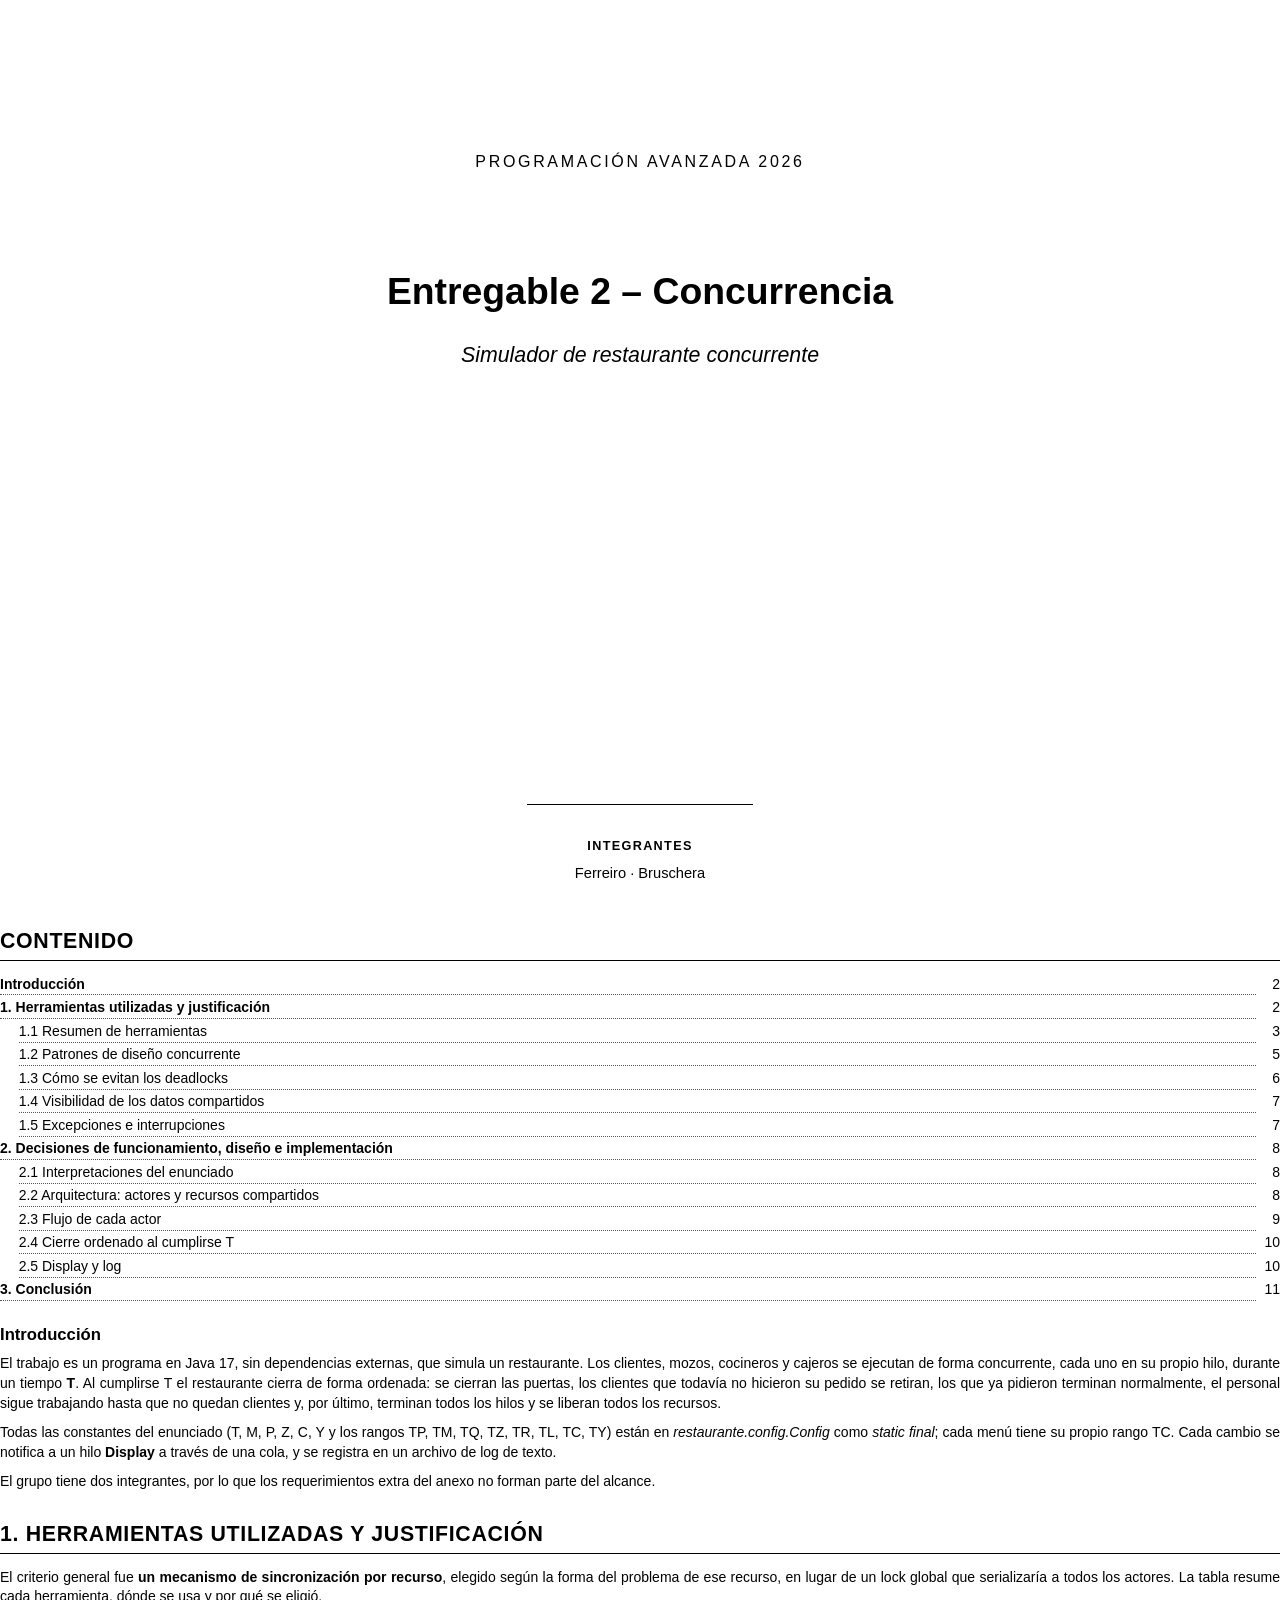
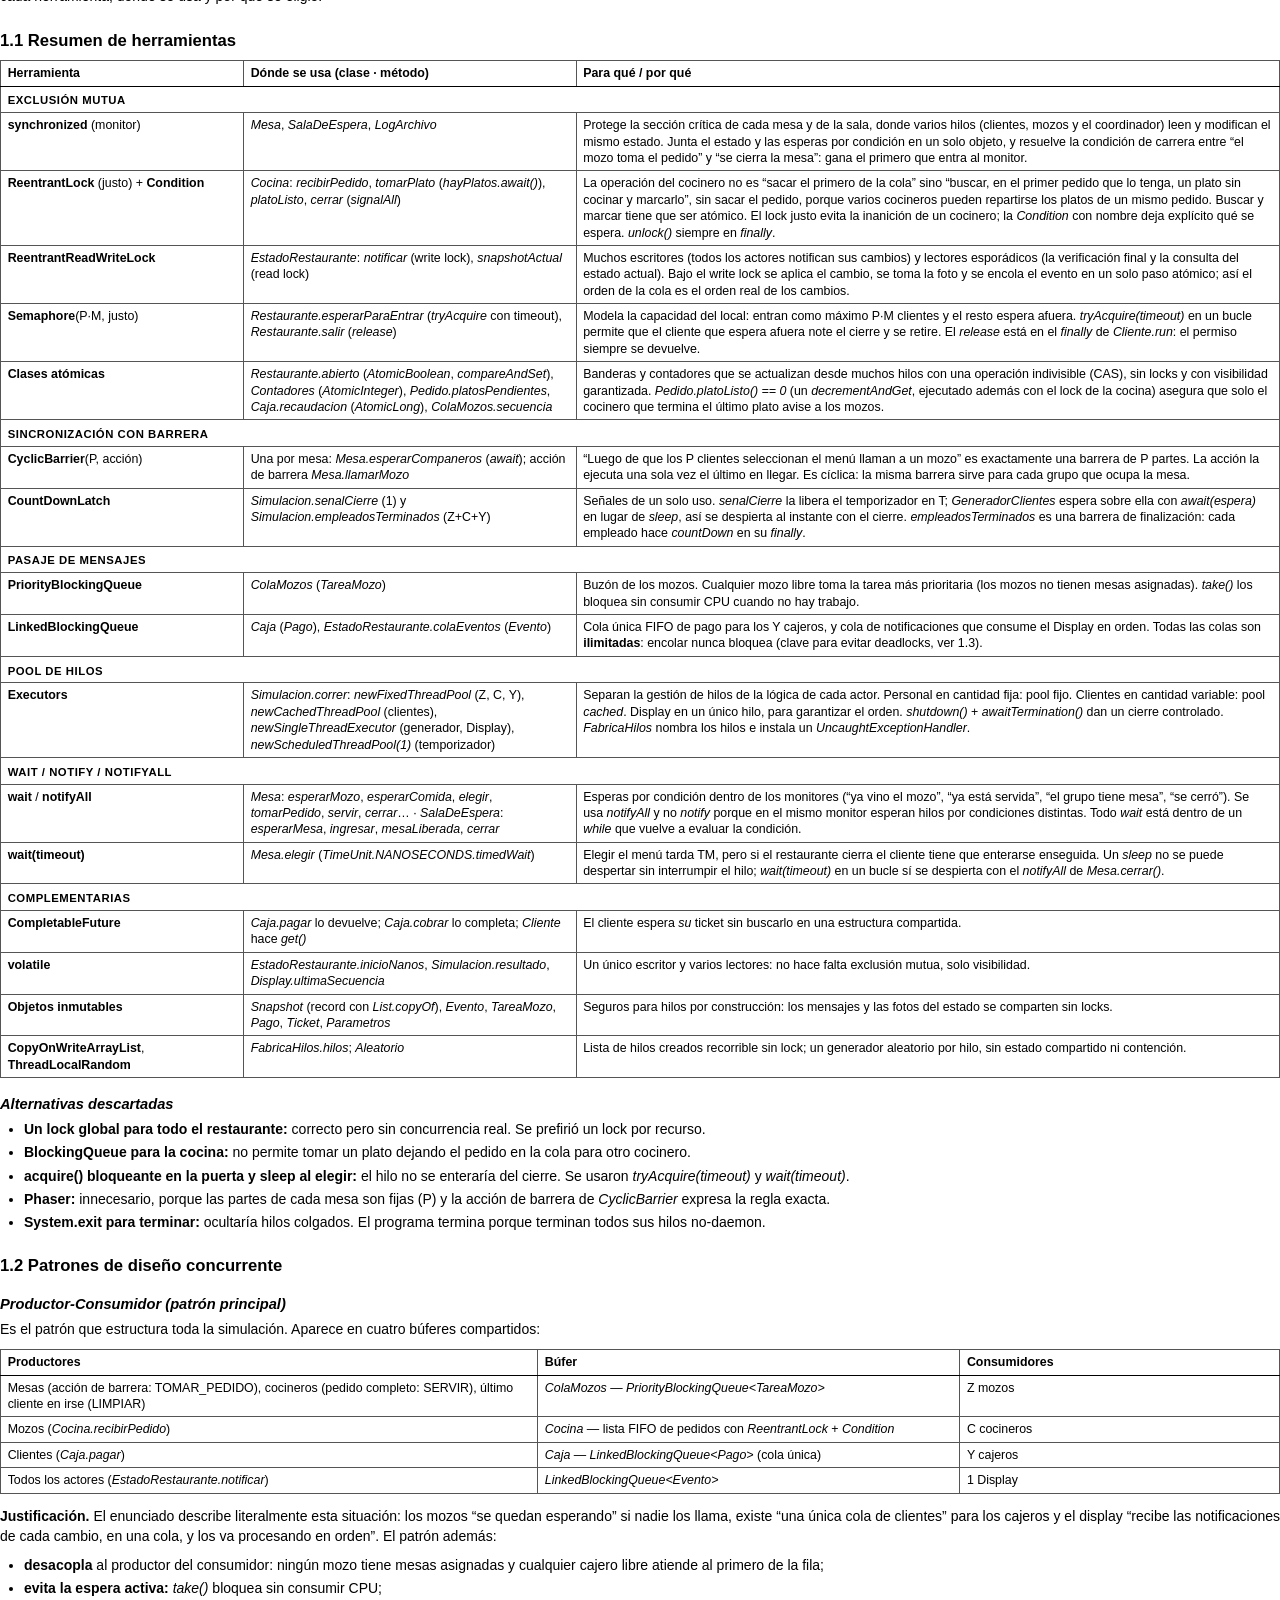
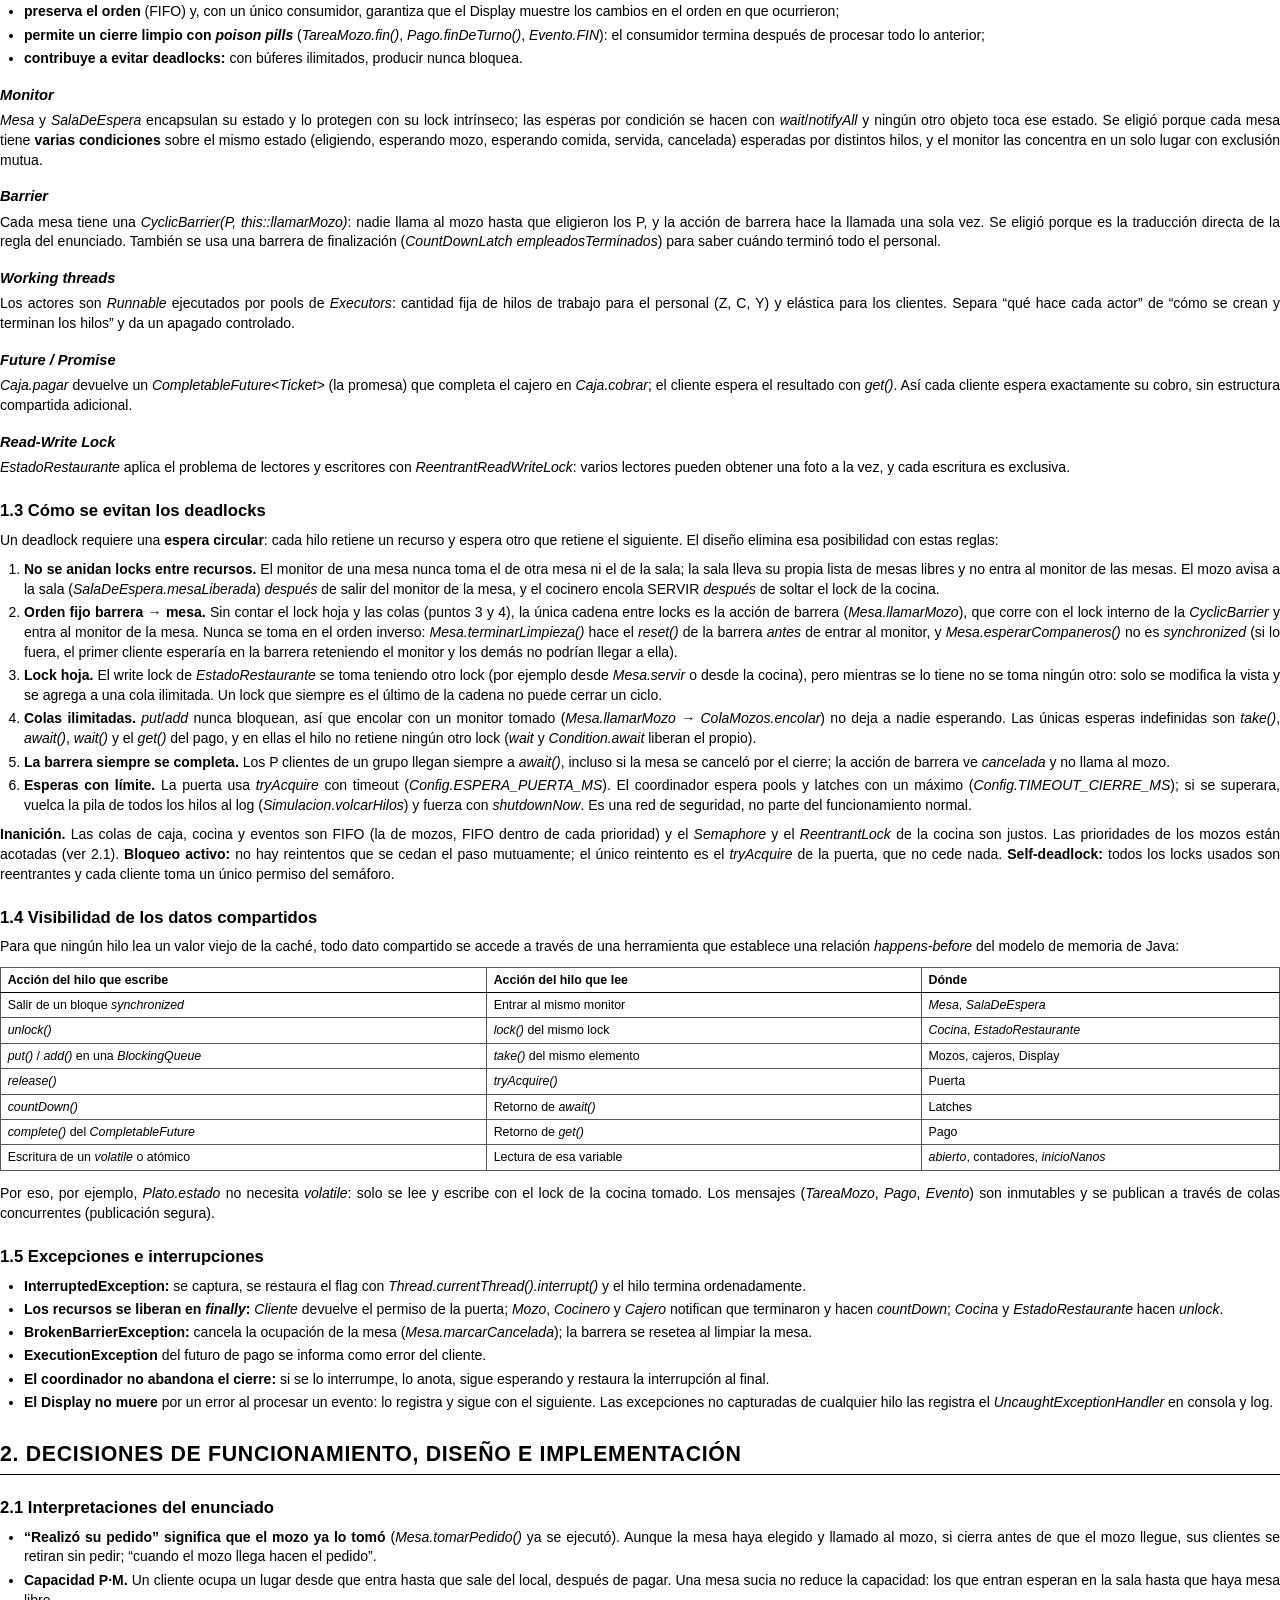
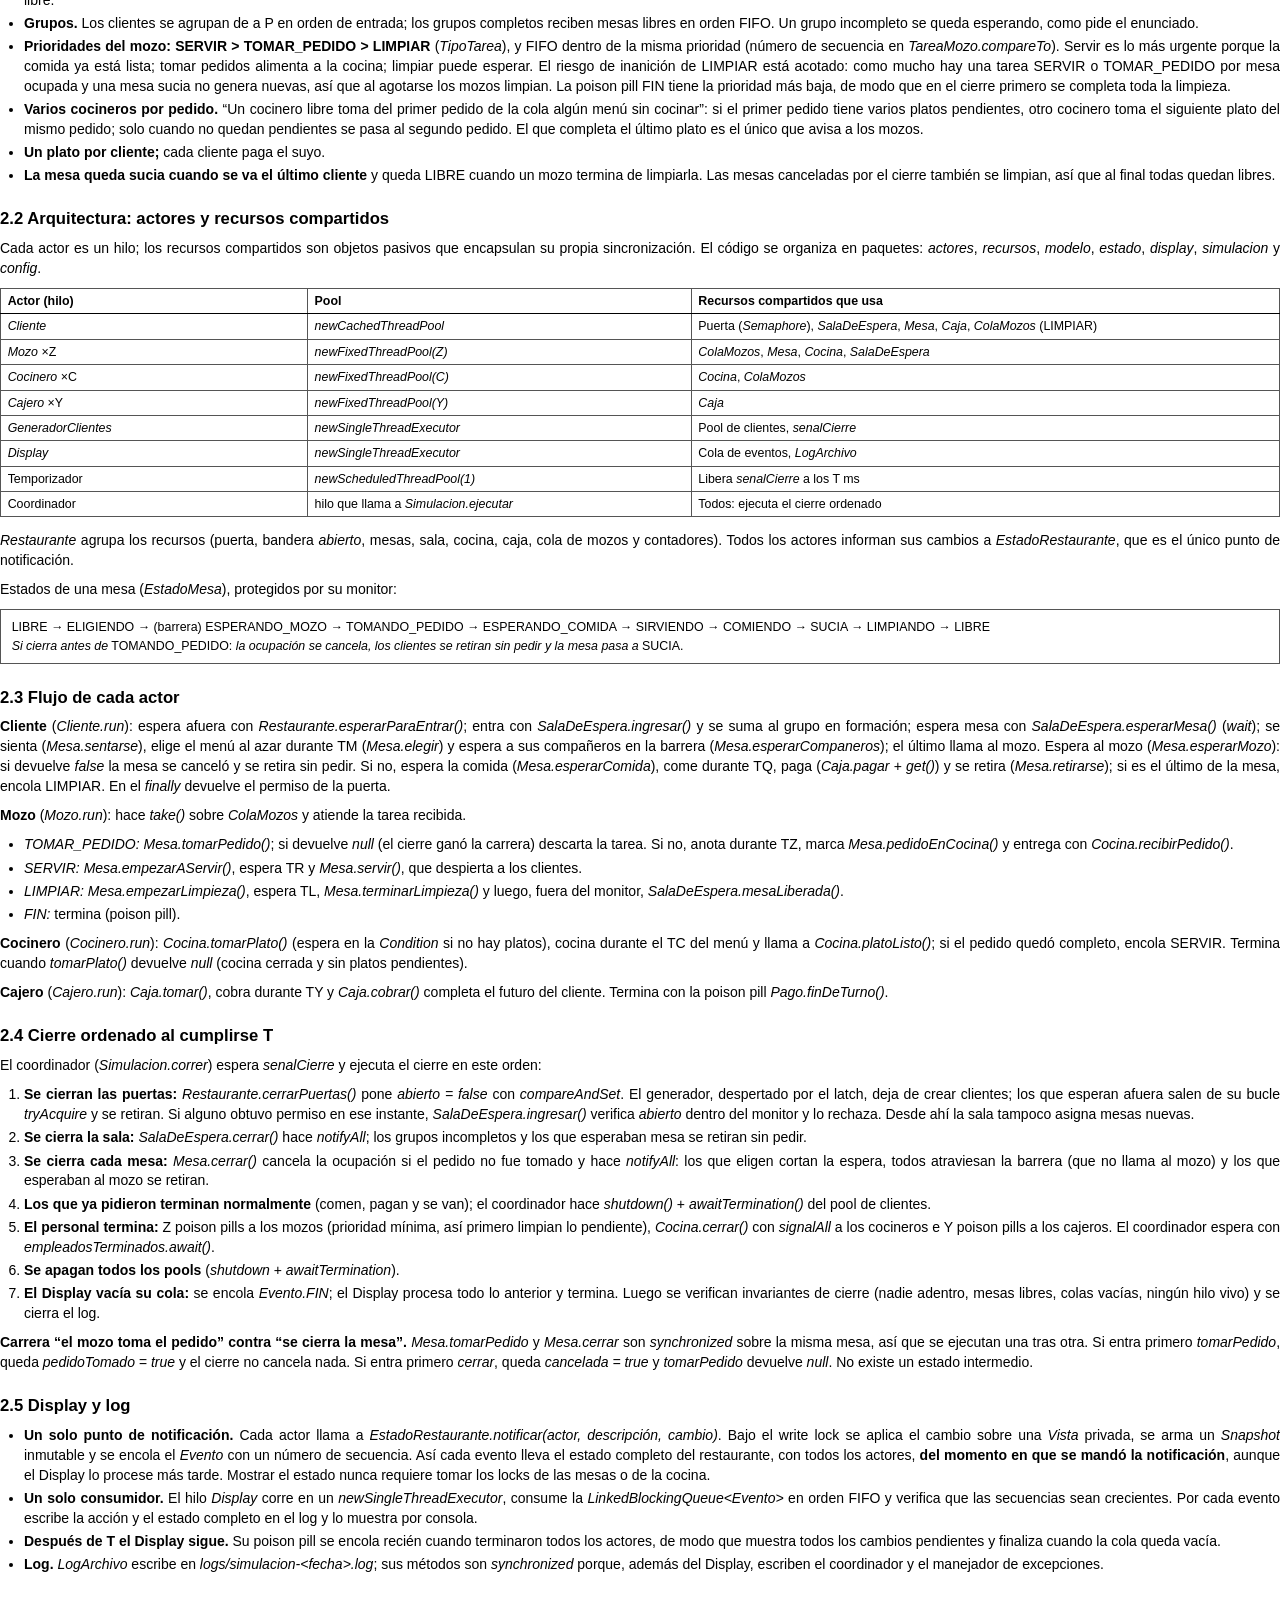
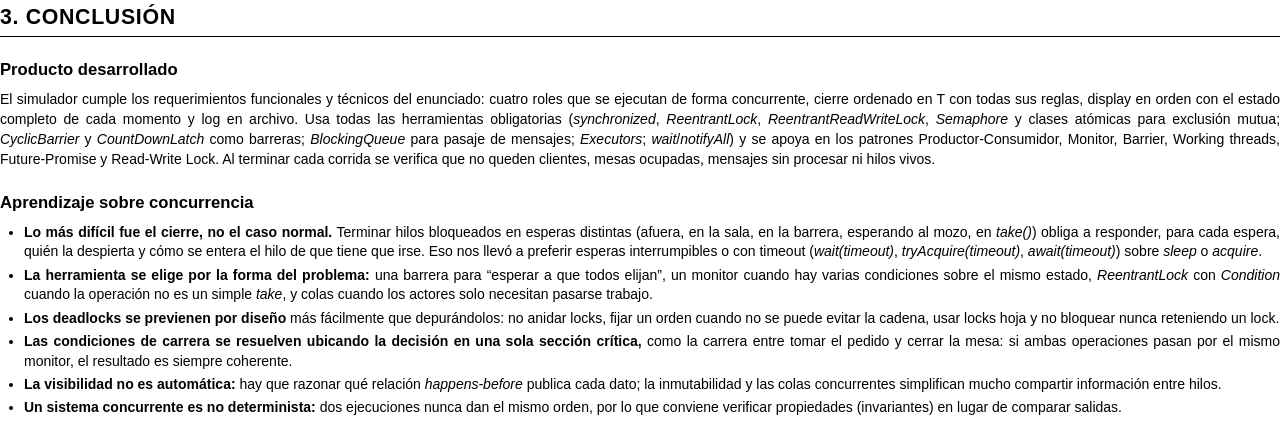
<file: docs/informe/informe.html>
<!doctype html>
<html lang="es">
<head>
<meta charset="utf-8">
<title>Informe Entregable 2 - Concurrencia</title>
<style>
  @page {
    size: A4;
    margin: 22mm 20mm 20mm 20mm;
    @bottom-center {
      content: counter(page);
      font-family: Arial, Helvetica, sans-serif;
      font-size: 9pt;
      color: #000;
    }
  }
  @page :first {
    @bottom-center { content: none; }
  }
  * { font-family: Arial, Helvetica, sans-serif; color: #000; }
  html, body { background: #fff; }
  body { font-size: 10.5pt; line-height: 1.42; margin: 0; text-align: justify; hyphens: auto; }
  h1, h2, h3 { break-after: avoid; page-break-after: avoid; text-align: left; }
  h1 { font-size: 16pt; margin: 0 0 10pt 0; text-transform: uppercase; letter-spacing: 0.5pt; border-bottom: 1px solid #000; padding-bottom: 3pt; }
  h2 { font-size: 12.5pt; margin: 16pt 0 6pt 0; }
  h3 { font-size: 11pt; font-style: italic; margin: 12pt 0 4pt 0; }
  p { margin: 0 0 7pt 0; orphans: 3; widows: 3; }
  ul, ol { margin: 0 0 7pt 0; padding-left: 18pt; }
  li { margin-bottom: 2.5pt; }
  code { font-family: Arial, Helvetica, sans-serif; font-style: italic; font-size: 1em; }
  table { border-collapse: collapse; width: 100%; margin: 4pt 0 10pt 0; font-size: 9.3pt; line-height: 1.32; text-align: left; }
  th, td { border: 0.6pt solid #555; padding: 3pt 5pt; vertical-align: top; }
  th { font-weight: bold; border-bottom: 1.2pt solid #000; }
  thead { display: table-header-group; }
  tr { break-inside: avoid; page-break-inside: avoid; }
  td.grupo { font-weight: bold; text-transform: uppercase; font-size: 8.5pt; letter-spacing: 0.4pt; padding-top: 5pt; }
  tr.g { break-after: avoid; page-break-after: avoid; }
  h1.sec { margin-top: 20pt; }
  .salto { break-before: page; page-break-before: always; }
  .bloque { break-inside: avoid; page-break-inside: avoid; }

  /* Portada */
  .portada { height: 245mm; display: flex; flex-direction: column; justify-content: space-between; text-align: center; }
  .portada .arriba { margin-top: 40mm; }
  .portada .materia { font-size: 12pt; text-transform: uppercase; letter-spacing: 2pt; }
  .portada .titulo { font-size: 28pt; font-weight: bold; margin: 24mm 0 6mm 0; }
  .portada .subtitulo { font-size: 16pt; font-style: italic; }
  .portada .datos { font-size: 11pt; line-height: 1.9; margin-bottom: 10mm; }
  .portada .datos b { text-transform: uppercase; font-size: 9.5pt; letter-spacing: 1pt; }
  .regla { border-top: 1px solid #000; width: 60mm; margin: 0 auto; }

  /* Índice */
  .indice { margin: 0 0 6pt 0; padding-left: 0; list-style: none; }
  .indice li { margin: 2pt 0; }
  .indice .e { display: flex; align-items: baseline; }
  .indice .e .t { flex: 1; border-bottom: 0.6pt dotted #555; margin-right: 4pt; }
  .indice .e .n { min-width: 14pt; text-align: right; }
  .indice ul { list-style: none; padding-left: 14pt; margin: 0; }

  .nota { font-size: 9.5pt; font-style: italic; }
  .flujo { border: 0.6pt solid #555; padding: 6pt 8pt; margin: 4pt 0 10pt 0; font-size: 9.3pt; line-height: 1.5; text-align: left; break-inside: avoid; }
</style>
</head>
<body>

<!-- ============================ PORTADA ============================ -->
<section class="portada">
  <div class="arriba">
    <div class="materia">Programación Avanzada 2026</div>
    <div class="titulo">Entregable 2 – Concurrencia</div>
    <div class="subtitulo">Simulador de restaurante concurrente</div>
  </div>
  <div class="datos">
    <div class="regla"></div><br>
    <b>Integrantes</b><br>Ferreiro · Bruschera
  </div>
</section>

<!-- ============================ ÍNDICE ============================ -->
<section class="salto">
<h1>Contenido</h1>
<ul class="indice">
  <li><span class="e"><span class="t"><b>Introducción</b></span><span class="n">2</span></span></li>
  <li><span class="e"><span class="t"><b>1. Herramientas utilizadas y justificación</b></span><span class="n">2</span></span>
    <ul>
      <li><span class="e"><span class="t">1.1 Resumen de herramientas</span><span class="n">3</span></span></li>
      <li><span class="e"><span class="t">1.2 Patrones de diseño concurrente</span><span class="n">5</span></span></li>
      <li><span class="e"><span class="t">1.3 Cómo se evitan los deadlocks</span><span class="n">6</span></span></li>
      <li><span class="e"><span class="t">1.4 Visibilidad de los datos compartidos</span><span class="n">7</span></span></li>
      <li><span class="e"><span class="t">1.5 Excepciones e interrupciones</span><span class="n">7</span></span></li>
    </ul></li>
  <li><span class="e"><span class="t"><b>2. Decisiones de funcionamiento, diseño e implementación</b></span><span class="n">8</span></span>
    <ul>
      <li><span class="e"><span class="t">2.1 Interpretaciones del enunciado</span><span class="n">8</span></span></li>
      <li><span class="e"><span class="t">2.2 Arquitectura: actores y recursos compartidos</span><span class="n">8</span></span></li>
      <li><span class="e"><span class="t">2.3 Flujo de cada actor</span><span class="n">9</span></span></li>
      <li><span class="e"><span class="t">2.4 Cierre ordenado al cumplirse T</span><span class="n">10</span></span></li>
      <li><span class="e"><span class="t">2.5 Display y log</span><span class="n">10</span></span></li>
    </ul></li>
  <li><span class="e"><span class="t"><b>3. Conclusión</b></span><span class="n">11</span></span></li>
</ul>

<h2>Introducción</h2>
<p>El trabajo es un programa en Java 17, sin dependencias externas, que simula un restaurante. Los clientes, mozos, cocineros y cajeros se ejecutan de forma concurrente, cada uno en su propio hilo, durante un tiempo <b>T</b>. Al cumplirse T el restaurante cierra de forma ordenada: se cierran las puertas, los clientes que todavía no hicieron su pedido se retiran, los que ya pidieron terminan normalmente, el personal sigue trabajando hasta que no quedan clientes y, por último, terminan todos los hilos y se liberan todos los recursos.</p>
<p>Todas las constantes del enunciado (T, M, P, Z, C, Y y los rangos TP, TM, TQ, TZ, TR, TL, TC, TY) están en <code>restaurante.config.Config</code> como <code>static final</code>; cada menú tiene su propio rango TC. Cada cambio se notifica a un hilo <b>Display</b> a través de una cola, y se registra en un archivo de log de texto.</p>
<p>El grupo tiene dos integrantes, por lo que los requerimientos extra del anexo no forman parte del alcance.</p>
</section>

<!-- ============================ 1. HERRAMIENTAS ============================ -->
<section>
<h1 class="sec">1. Herramientas utilizadas y justificación</h1>

<p>El criterio general fue <b>un mecanismo de sincronización por recurso</b>, elegido según la forma del problema de ese recurso, en lugar de un lock global que serializaría a todos los actores. La tabla resume cada herramienta, dónde se usa y por qué se eligió.</p>

<h2>1.1 Resumen de herramientas</h2>
<table>
  <thead><tr><th style="width:19%">Herramienta</th><th style="width:26%">Dónde se usa (clase · método)</th><th>Para qué / por qué</th></tr></thead>
  <tbody>
  <tr class="g"><td colspan="3" class="grupo">Exclusión mutua</td></tr>
  <tr><td><b>synchronized</b> (monitor)</td>
      <td><code>Mesa</code>, <code>SalaDeEspera</code>, <code>LogArchivo</code></td>
      <td>Protege la sección crítica de cada mesa y de la sala, donde varios hilos (clientes, mozos y el coordinador) leen y modifican el mismo estado. Junta el estado y las esperas por condición en un solo objeto, y resuelve la condición de carrera entre “el mozo toma el pedido” y “se cierra la mesa”: gana el primero que entra al monitor.</td></tr>
  <tr><td><b>ReentrantLock</b> (justo) + <b>Condition</b></td>
      <td><code>Cocina</code>: <code>recibirPedido</code>, <code>tomarPlato</code> (<code>hayPlatos.await()</code>), <code>platoListo</code>, <code>cerrar</code> (<code>signalAll</code>)</td>
      <td>La operación del cocinero no es “sacar el primero de la cola” sino “buscar, en el primer pedido que lo tenga, un plato sin cocinar y marcarlo”, sin sacar el pedido, porque varios cocineros pueden repartirse los platos de un mismo pedido. Buscar y marcar tiene que ser atómico. El lock justo evita la inanición de un cocinero; la <code>Condition</code> con nombre deja explícito qué se espera. <code>unlock()</code> siempre en <code>finally</code>.</td></tr>
  <tr><td><b>ReentrantReadWriteLock</b></td>
      <td><code>EstadoRestaurante</code>: <code>notificar</code> (write lock), <code>snapshotActual</code> (read lock)</td>
      <td>Muchos escritores (todos los actores notifican sus cambios) y lectores esporádicos (la verificación final y la consulta del estado actual). Bajo el write lock se aplica el cambio, se toma la foto y se encola el evento en un solo paso atómico; así el orden de la cola es el orden real de los cambios.</td></tr>
  <tr><td><b>Semaphore</b>(P·M, justo)</td>
      <td><code>Restaurante.esperarParaEntrar</code> (<code>tryAcquire</code> con timeout), <code>Restaurante.salir</code> (<code>release</code>)</td>
      <td>Modela la capacidad del local: entran como máximo P·M clientes y el resto espera afuera. <code>tryAcquire(timeout)</code> en un bucle permite que el cliente que espera afuera note el cierre y se retire. El <code>release</code> está en el <code>finally</code> de <code>Cliente.run</code>: el permiso siempre se devuelve.</td></tr>
  <tr><td><b>Clases atómicas</b></td>
      <td><code>Restaurante.abierto</code> (<code>AtomicBoolean</code>, <code>compareAndSet</code>), <code>Contadores</code> (<code>AtomicInteger</code>), <code>Pedido.platosPendientes</code>, <code>Caja.recaudacion</code> (<code>AtomicLong</code>), <code>ColaMozos.secuencia</code></td>
      <td>Banderas y contadores que se actualizan desde muchos hilos con una operación indivisible (CAS), sin locks y con visibilidad garantizada. <code>Pedido.platoListo() == 0</code> (un <code>decrementAndGet</code>, ejecutado además con el lock de la cocina) asegura que solo el cocinero que termina el último plato avise a los mozos.</td></tr>

  <tr class="g"><td colspan="3" class="grupo">Sincronización con barrera</td></tr>
  <tr><td><b>CyclicBarrier</b>(P, acción)</td>
      <td>Una por mesa: <code>Mesa.esperarCompaneros</code> (<code>await</code>); acción de barrera <code>Mesa.llamarMozo</code></td>
      <td>“Luego de que los P clientes seleccionan el menú llaman a un mozo” es exactamente una barrera de P partes. La acción la ejecuta una sola vez el último en llegar. Es cíclica: la misma barrera sirve para cada grupo que ocupa la mesa.</td></tr>
  <tr><td><b>CountDownLatch</b></td>
      <td><code>Simulacion.senalCierre</code> (1) y <code>Simulacion.empleadosTerminados</code> (Z+C+Y)</td>
      <td>Señales de un solo uso. <code>senalCierre</code> la libera el temporizador en T; <code>GeneradorClientes</code> espera sobre ella con <code>await(espera)</code> en lugar de <code>sleep</code>, así se despierta al instante con el cierre. <code>empleadosTerminados</code> es una barrera de finalización: cada empleado hace <code>countDown</code> en su <code>finally</code>.</td></tr>

  <tr class="g"><td colspan="3" class="grupo">Pasaje de mensajes</td></tr>
  <tr><td><b>PriorityBlockingQueue</b></td>
      <td><code>ColaMozos</code> (<code>TareaMozo</code>)</td>
      <td>Buzón de los mozos. Cualquier mozo libre toma la tarea más prioritaria (los mozos no tienen mesas asignadas). <code>take()</code> los bloquea sin consumir CPU cuando no hay trabajo.</td></tr>
  <tr><td><b>LinkedBlockingQueue</b></td>
      <td><code>Caja</code> (<code>Pago</code>), <code>EstadoRestaurante.colaEventos</code> (<code>Evento</code>)</td>
      <td>Cola única FIFO de pago para los Y cajeros, y cola de notificaciones que consume el Display en orden. Todas las colas son <b>ilimitadas</b>: encolar nunca bloquea (clave para evitar deadlocks, ver 1.3).</td></tr>

  <tr class="g"><td colspan="3" class="grupo">Pool de hilos</td></tr>
  <tr><td><b>Executors</b></td>
      <td><code>Simulacion.correr</code>: <code>newFixedThreadPool</code> (Z, C, Y), <code>newCachedThreadPool</code> (clientes), <code>newSingleThreadExecutor</code> (generador, Display), <code>newScheduledThreadPool(1)</code> (temporizador)</td>
      <td>Separan la gestión de hilos de la lógica de cada actor. Personal en cantidad fija: pool fijo. Clientes en cantidad variable: pool <i>cached</i>. Display en un único hilo, para garantizar el orden. <code>shutdown()</code> + <code>awaitTermination()</code> dan un cierre controlado. <code>FabricaHilos</code> nombra los hilos e instala un <code>UncaughtExceptionHandler</code>.</td></tr>

  <tr class="g"><td colspan="3" class="grupo">wait / notify / notifyAll</td></tr>
  <tr><td><b>wait</b> / <b>notifyAll</b></td>
      <td><code>Mesa</code>: <code>esperarMozo</code>, <code>esperarComida</code>, <code>elegir</code>, <code>tomarPedido</code>, <code>servir</code>, <code>cerrar</code>… · <code>SalaDeEspera</code>: <code>esperarMesa</code>, <code>ingresar</code>, <code>mesaLiberada</code>, <code>cerrar</code></td>
      <td>Esperas por condición dentro de los monitores (“ya vino el mozo”, “ya está servida”, “el grupo tiene mesa”, “se cerró”). Se usa <code>notifyAll</code> y no <code>notify</code> porque en el mismo monitor esperan hilos por condiciones distintas. Todo <code>wait</code> está dentro de un <code>while</code> que vuelve a evaluar la condición.</td></tr>
  <tr><td><b>wait(timeout)</b></td>
      <td><code>Mesa.elegir</code> (<code>TimeUnit.NANOSECONDS.timedWait</code>)</td>
      <td>Elegir el menú tarda TM, pero si el restaurante cierra el cliente tiene que enterarse enseguida. Un <code>sleep</code> no se puede despertar sin interrumpir el hilo; <code>wait(timeout)</code> en un bucle sí se despierta con el <code>notifyAll</code> de <code>Mesa.cerrar()</code>.</td></tr>

  <tr class="g"><td colspan="3" class="grupo">Complementarias</td></tr>
  <tr><td><b>CompletableFuture</b></td>
      <td><code>Caja.pagar</code> lo devuelve; <code>Caja.cobrar</code> lo completa; <code>Cliente</code> hace <code>get()</code></td>
      <td>El cliente espera <i>su</i> ticket sin buscarlo en una estructura compartida.</td></tr>
  <tr><td><b>volatile</b></td>
      <td><code>EstadoRestaurante.inicioNanos</code>, <code>Simulacion.resultado</code>, <code>Display.ultimaSecuencia</code></td>
      <td>Un único escritor y varios lectores: no hace falta exclusión mutua, solo visibilidad.</td></tr>
  <tr><td><b>Objetos inmutables</b></td>
      <td><code>Snapshot</code> (record con <code>List.copyOf</code>), <code>Evento</code>, <code>TareaMozo</code>, <code>Pago</code>, <code>Ticket</code>, <code>Parametros</code></td>
      <td>Seguros para hilos por construcción: los mensajes y las fotos del estado se comparten sin locks.</td></tr>
  <tr><td><b>CopyOnWriteArrayList</b>, <b>ThreadLocalRandom</b></td>
      <td><code>FabricaHilos.hilos</code>; <code>Aleatorio</code></td>
      <td>Lista de hilos creados recorrible sin lock; un generador aleatorio por hilo, sin estado compartido ni contención.</td></tr>
  </tbody>
</table>

<h3>Alternativas descartadas</h3>
<ul>
  <li><b>Un lock global para todo el restaurante:</b> correcto pero sin concurrencia real. Se prefirió un lock por recurso.</li>
  <li><b>BlockingQueue para la cocina:</b> no permite tomar un plato dejando el pedido en la cola para otro cocinero.</li>
  <li><b>acquire() bloqueante en la puerta y sleep al elegir:</b> el hilo no se enteraría del cierre. Se usaron <code>tryAcquire(timeout)</code> y <code>wait(timeout)</code>.</li>
  <li><b>Phaser:</b> innecesario, porque las partes de cada mesa son fijas (P) y la acción de barrera de <code>CyclicBarrier</code> expresa la regla exacta.</li>
  <li><b>System.exit para terminar:</b> ocultaría hilos colgados. El programa termina porque terminan todos sus hilos no-daemon.</li>
</ul>

<h2>1.2 Patrones de diseño concurrente</h2>

<h3>Productor-Consumidor (patrón principal)</h3>
<p>Es el patrón que estructura toda la simulación. Aparece en cuatro búferes compartidos:</p>
<table>
  <thead><tr><th style="width:42%">Productores</th><th style="width:33%">Búfer</th><th>Consumidores</th></tr></thead>
  <tbody>
  <tr><td>Mesas (acción de barrera: TOMAR_PEDIDO), cocineros (pedido completo: SERVIR), último cliente en irse (LIMPIAR)</td><td><code>ColaMozos</code> — <code>PriorityBlockingQueue&lt;TareaMozo&gt;</code></td><td>Z mozos</td></tr>
  <tr><td>Mozos (<code>Cocina.recibirPedido</code>)</td><td><code>Cocina</code> — lista FIFO de pedidos con <code>ReentrantLock</code> + <code>Condition</code></td><td>C cocineros</td></tr>
  <tr><td>Clientes (<code>Caja.pagar</code>)</td><td><code>Caja</code> — <code>LinkedBlockingQueue&lt;Pago&gt;</code> (cola única)</td><td>Y cajeros</td></tr>
  <tr><td>Todos los actores (<code>EstadoRestaurante.notificar</code>)</td><td><code>LinkedBlockingQueue&lt;Evento&gt;</code></td><td>1 Display</td></tr>
  </tbody>
</table>
<p><b>Justificación.</b> El enunciado describe literalmente esta situación: los mozos “se quedan esperando” si nadie los llama, existe “una única cola de clientes” para los cajeros y el display “recibe las notificaciones de cada cambio, en una cola, y los va procesando en orden”. El patrón además:</p>
<ul>
  <li><b>desacopla</b> al productor del consumidor: ningún mozo tiene mesas asignadas y cualquier cajero libre atiende al primero de la fila;</li>
  <li><b>evita la espera activa:</b> <code>take()</code> bloquea sin consumir CPU;</li>
  <li><b>preserva el orden</b> (FIFO) y, con un único consumidor, garantiza que el Display muestre los cambios en el orden en que ocurrieron;</li>
  <li><b>permite un cierre limpio con <i>poison pills</i></b> (<code>TareaMozo.fin()</code>, <code>Pago.finDeTurno()</code>, <code>Evento.FIN</code>): el consumidor termina después de procesar todo lo anterior;</li>
  <li><b>contribuye a evitar deadlocks:</b> con búferes ilimitados, producir nunca bloquea.</li>
</ul>

<h3>Monitor</h3>
<p><code>Mesa</code> y <code>SalaDeEspera</code> encapsulan su estado y lo protegen con su lock intrínseco; las esperas por condición se hacen con <code>wait</code>/<code>notifyAll</code> y ningún otro objeto toca ese estado. Se eligió porque cada mesa tiene <b>varias condiciones</b> sobre el mismo estado (eligiendo, esperando mozo, esperando comida, servida, cancelada) esperadas por distintos hilos, y el monitor las concentra en un solo lugar con exclusión mutua.</p>

<h3>Barrier</h3>
<p>Cada mesa tiene una <code>CyclicBarrier(P, this::llamarMozo)</code>: nadie llama al mozo hasta que eligieron los P, y la acción de barrera hace la llamada una sola vez. Se eligió porque es la traducción directa de la regla del enunciado. También se usa una barrera de finalización (<code>CountDownLatch empleadosTerminados</code>) para saber cuándo terminó todo el personal.</p>

<h3>Working threads</h3>
<p>Los actores son <code>Runnable</code> ejecutados por pools de <code>Executors</code>: cantidad fija de hilos de trabajo para el personal (Z, C, Y) y elástica para los clientes. Separa “qué hace cada actor” de “cómo se crean y terminan los hilos” y da un apagado controlado.</p>

<h3>Future / Promise</h3>
<p><code>Caja.pagar</code> devuelve un <code>CompletableFuture&lt;Ticket&gt;</code> (la promesa) que completa el cajero en <code>Caja.cobrar</code>; el cliente espera el resultado con <code>get()</code>. Así cada cliente espera exactamente su cobro, sin estructura compartida adicional.</p>

<h3>Read-Write Lock</h3>
<p><code>EstadoRestaurante</code> aplica el problema de lectores y escritores con <code>ReentrantReadWriteLock</code>: varios lectores pueden obtener una foto a la vez, y cada escritura es exclusiva.</p>

<h2>1.3 Cómo se evitan los deadlocks</h2>
<p>Un deadlock requiere una <b>espera circular</b>: cada hilo retiene un recurso y espera otro que retiene el siguiente. El diseño elimina esa posibilidad con estas reglas:</p>
<ol>
  <li><b>No se anidan locks entre recursos.</b> El monitor de una mesa nunca toma el de otra mesa ni el de la sala; la sala lleva su propia lista de mesas libres y no entra al monitor de las mesas. El mozo avisa a la sala (<code>SalaDeEspera.mesaLiberada</code>) <i>después</i> de salir del monitor de la mesa, y el cocinero encola SERVIR <i>después</i> de soltar el lock de la cocina.</li>
  <li><b>Orden fijo barrera → mesa.</b> Sin contar el lock hoja y las colas (puntos 3 y 4), la única cadena entre locks es la acción de barrera (<code>Mesa.llamarMozo</code>), que corre con el lock interno de la <code>CyclicBarrier</code> y entra al monitor de la mesa. Nunca se toma en el orden inverso: <code>Mesa.terminarLimpieza()</code> hace el <code>reset()</code> de la barrera <i>antes</i> de entrar al monitor, y <code>Mesa.esperarCompaneros()</code> no es <code>synchronized</code> (si lo fuera, el primer cliente esperaría en la barrera reteniendo el monitor y los demás no podrían llegar a ella).</li>
  <li><b>Lock hoja.</b> El write lock de <code>EstadoRestaurante</code> se toma teniendo otro lock (por ejemplo desde <code>Mesa.servir</code> o desde la cocina), pero mientras se lo tiene no se toma ningún otro: solo se modifica la vista y se agrega a una cola ilimitada. Un lock que siempre es el último de la cadena no puede cerrar un ciclo.</li>
  <li><b>Colas ilimitadas.</b> <code>put</code>/<code>add</code> nunca bloquean, así que encolar con un monitor tomado (<code>Mesa.llamarMozo</code> → <code>ColaMozos.encolar</code>) no deja a nadie esperando. Las únicas esperas indefinidas son <code>take()</code>, <code>await()</code>, <code>wait()</code> y el <code>get()</code> del pago, y en ellas el hilo no retiene ningún otro lock (<code>wait</code> y <code>Condition.await</code> liberan el propio).</li>
  <li><b>La barrera siempre se completa.</b> Los P clientes de un grupo llegan siempre a <code>await()</code>, incluso si la mesa se canceló por el cierre; la acción de barrera ve <code>cancelada</code> y no llama al mozo.</li>
  <li><b>Esperas con límite.</b> La puerta usa <code>tryAcquire</code> con timeout (<code>Config.ESPERA_PUERTA_MS</code>). El coordinador espera pools y latches con un máximo (<code>Config.TIMEOUT_CIERRE_MS</code>); si se superara, vuelca la pila de todos los hilos al log (<code>Simulacion.volcarHilos</code>) y fuerza con <code>shutdownNow</code>. Es una red de seguridad, no parte del funcionamiento normal.</li>
</ol>
<p><b>Inanición.</b> Las colas de caja, cocina y eventos son FIFO (la de mozos, FIFO dentro de cada prioridad) y el <code>Semaphore</code> y el <code>ReentrantLock</code> de la cocina son justos. Las prioridades de los mozos están acotadas (ver 2.1). <b>Bloqueo activo:</b> no hay reintentos que se cedan el paso mutuamente; el único reintento es el <code>tryAcquire</code> de la puerta, que no cede nada. <b>Self-deadlock:</b> todos los locks usados son reentrantes y cada cliente toma un único permiso del semáforo.</p>

<h2>1.4 Visibilidad de los datos compartidos</h2>
<p>Para que ningún hilo lea un valor viejo de la caché, todo dato compartido se accede a través de una herramienta que establece una relación <i>happens-before</i> del modelo de memoria de Java:</p>
<table class="bloque">
  <thead><tr><th style="width:38%">Acción del hilo que escribe</th><th style="width:34%">Acción del hilo que lee</th><th>Dónde</th></tr></thead>
  <tbody>
  <tr><td>Salir de un bloque <code>synchronized</code></td><td>Entrar al mismo monitor</td><td><code>Mesa</code>, <code>SalaDeEspera</code></td></tr>
  <tr><td><code>unlock()</code></td><td><code>lock()</code> del mismo lock</td><td><code>Cocina</code>, <code>EstadoRestaurante</code></td></tr>
  <tr><td><code>put()</code> / <code>add()</code> en una <code>BlockingQueue</code></td><td><code>take()</code> del mismo elemento</td><td>Mozos, cajeros, Display</td></tr>
  <tr><td><code>release()</code></td><td><code>tryAcquire()</code></td><td>Puerta</td></tr>
  <tr><td><code>countDown()</code></td><td>Retorno de <code>await()</code></td><td>Latches</td></tr>
  <tr><td><code>complete()</code> del <code>CompletableFuture</code></td><td>Retorno de <code>get()</code></td><td>Pago</td></tr>
  <tr><td>Escritura de un <code>volatile</code> o atómico</td><td>Lectura de esa variable</td><td><code>abierto</code>, contadores, <code>inicioNanos</code></td></tr>
  </tbody>
</table>
<p>Por eso, por ejemplo, <code>Plato.estado</code> no necesita <code>volatile</code>: solo se lee y escribe con el lock de la cocina tomado. Los mensajes (<code>TareaMozo</code>, <code>Pago</code>, <code>Evento</code>) son inmutables y se publican a través de colas concurrentes (publicación segura).</p>

<h2>1.5 Excepciones e interrupciones</h2>
<ul>
  <li><b>InterruptedException:</b> se captura, se restaura el flag con <code>Thread.currentThread().interrupt()</code> y el hilo termina ordenadamente.</li>
  <li><b>Los recursos se liberan en <code>finally</code>:</b> <code>Cliente</code> devuelve el permiso de la puerta; <code>Mozo</code>, <code>Cocinero</code> y <code>Cajero</code> notifican que terminaron y hacen <code>countDown</code>; <code>Cocina</code> y <code>EstadoRestaurante</code> hacen <code>unlock</code>.</li>
  <li><b>BrokenBarrierException:</b> cancela la ocupación de la mesa (<code>Mesa.marcarCancelada</code>); la barrera se resetea al limpiar la mesa.</li>
  <li><b>ExecutionException</b> del futuro de pago se informa como error del cliente.</li>
  <li><b>El coordinador no abandona el cierre:</b> si se lo interrumpe, lo anota, sigue esperando y restaura la interrupción al final.</li>
  <li><b>El Display no muere</b> por un error al procesar un evento: lo registra y sigue con el siguiente. Las excepciones no capturadas de cualquier hilo las registra el <code>UncaughtExceptionHandler</code> en consola y log.</li>
</ul>
</section>

<!-- ============================ 2. DECISIONES ============================ -->
<section>
<h1 class="sec">2. Decisiones de funcionamiento, diseño e implementación</h1>

<h2>2.1 Interpretaciones del enunciado</h2>
<ul>
  <li><b>“Realizó su pedido” significa que el mozo ya lo tomó</b> (<code>Mesa.tomarPedido()</code> ya se ejecutó). Aunque la mesa haya elegido y llamado al mozo, si cierra antes de que el mozo llegue, sus clientes se retiran sin pedir; “cuando el mozo llega hacen el pedido”.</li>
  <li><b>Capacidad P·M.</b> Un cliente ocupa un lugar desde que entra hasta que sale del local, después de pagar. Una mesa sucia no reduce la capacidad: los que entran esperan en la sala hasta que haya mesa libre.</li>
  <li><b>Grupos.</b> Los clientes se agrupan de a P en orden de entrada; los grupos completos reciben mesas libres en orden FIFO. Un grupo incompleto se queda esperando, como pide el enunciado.</li>
  <li><b>Prioridades del mozo: SERVIR &gt; TOMAR_PEDIDO &gt; LIMPIAR</b> (<code>TipoTarea</code>), y FIFO dentro de la misma prioridad (número de secuencia en <code>TareaMozo.compareTo</code>). Servir es lo más urgente porque la comida ya está lista; tomar pedidos alimenta a la cocina; limpiar puede esperar. El riesgo de inanición de LIMPIAR está acotado: como mucho hay una tarea SERVIR o TOMAR_PEDIDO por mesa ocupada y una mesa sucia no genera nuevas, así que al agotarse los mozos limpian. La poison pill FIN tiene la prioridad más baja, de modo que en el cierre primero se completa toda la limpieza.</li>
  <li><b>Varios cocineros por pedido.</b> “Un cocinero libre toma del primer pedido de la cola algún menú sin cocinar”: si el primer pedido tiene varios platos pendientes, otro cocinero toma el siguiente plato del mismo pedido; solo cuando no quedan pendientes se pasa al segundo pedido. El que completa el último plato es el único que avisa a los mozos.</li>
  <li><b>Un plato por cliente;</b> cada cliente paga el suyo.</li>
  <li><b>La mesa queda sucia cuando se va el último cliente</b> y queda LIBRE cuando un mozo termina de limpiarla. Las mesas canceladas por el cierre también se limpian, así que al final todas quedan libres.</li>
</ul>

<h2>2.2 Arquitectura: actores y recursos compartidos</h2>
<p>Cada actor es un hilo; los recursos compartidos son objetos pasivos que encapsulan su propia sincronización. El código se organiza en paquetes: <code>actores</code>, <code>recursos</code>, <code>modelo</code>, <code>estado</code>, <code>display</code>, <code>simulacion</code> y <code>config</code>.</p>
<table>
  <thead><tr><th style="width:24%">Actor (hilo)</th><th style="width:30%">Pool</th><th>Recursos compartidos que usa</th></tr></thead>
  <tbody>
  <tr><td><code>Cliente</code></td><td><code>newCachedThreadPool</code></td><td>Puerta (<code>Semaphore</code>), <code>SalaDeEspera</code>, <code>Mesa</code>, <code>Caja</code>, <code>ColaMozos</code> (LIMPIAR)</td></tr>
  <tr><td><code>Mozo</code> ×Z</td><td><code>newFixedThreadPool(Z)</code></td><td><code>ColaMozos</code>, <code>Mesa</code>, <code>Cocina</code>, <code>SalaDeEspera</code></td></tr>
  <tr><td><code>Cocinero</code> ×C</td><td><code>newFixedThreadPool(C)</code></td><td><code>Cocina</code>, <code>ColaMozos</code></td></tr>
  <tr><td><code>Cajero</code> ×Y</td><td><code>newFixedThreadPool(Y)</code></td><td><code>Caja</code></td></tr>
  <tr><td><code>GeneradorClientes</code></td><td><code>newSingleThreadExecutor</code></td><td>Pool de clientes, <code>senalCierre</code></td></tr>
  <tr><td><code>Display</code></td><td><code>newSingleThreadExecutor</code></td><td>Cola de eventos, <code>LogArchivo</code></td></tr>
  <tr><td>Temporizador</td><td><code>newScheduledThreadPool(1)</code></td><td>Libera <code>senalCierre</code> a los T ms</td></tr>
  <tr><td>Coordinador</td><td>hilo que llama a <code>Simulacion.ejecutar</code></td><td>Todos: ejecuta el cierre ordenado</td></tr>
  </tbody>
</table>
<p><code>Restaurante</code> agrupa los recursos (puerta, bandera <code>abierto</code>, mesas, sala, cocina, caja, cola de mozos y contadores). Todos los actores informan sus cambios a <code>EstadoRestaurante</code>, que es el único punto de notificación.</p>

<p>Estados de una mesa (<code>EstadoMesa</code>), protegidos por su monitor:</p>
<div class="flujo">
  LIBRE → ELIGIENDO → (barrera) ESPERANDO_MOZO → TOMANDO_PEDIDO → ESPERANDO_COMIDA → SIRVIENDO → COMIENDO → SUCIA → LIMPIANDO → LIBRE<br>
  <i>Si cierra antes de</i> TOMANDO_PEDIDO: <i>la ocupación se cancela, los clientes se retiran sin pedir y la mesa pasa a</i> SUCIA.
</div>

<h2>2.3 Flujo de cada actor</h2>
<p><b>Cliente</b> (<code>Cliente.run</code>): espera afuera con <code>Restaurante.esperarParaEntrar()</code>; entra con <code>SalaDeEspera.ingresar()</code> y se suma al grupo en formación; espera mesa con <code>SalaDeEspera.esperarMesa()</code> (<code>wait</code>); se sienta (<code>Mesa.sentarse</code>), elige el menú al azar durante TM (<code>Mesa.elegir</code>) y espera a sus compañeros en la barrera (<code>Mesa.esperarCompaneros</code>); el último llama al mozo. Espera al mozo (<code>Mesa.esperarMozo</code>): si devuelve <code>false</code> la mesa se canceló y se retira sin pedir. Si no, espera la comida (<code>Mesa.esperarComida</code>), come durante TQ, paga (<code>Caja.pagar</code> + <code>get()</code>) y se retira (<code>Mesa.retirarse</code>); si es el último de la mesa, encola LIMPIAR. En el <code>finally</code> devuelve el permiso de la puerta.</p>
<p><b>Mozo</b> (<code>Mozo.run</code>): hace <code>take()</code> sobre <code>ColaMozos</code> y atiende la tarea recibida.</p>
<ul>
  <li><i>TOMAR_PEDIDO:</i> <code>Mesa.tomarPedido()</code>; si devuelve <code>null</code> (el cierre ganó la carrera) descarta la tarea. Si no, anota durante TZ, marca <code>Mesa.pedidoEnCocina()</code> y entrega con <code>Cocina.recibirPedido()</code>.</li>
  <li><i>SERVIR:</i> <code>Mesa.empezarAServir()</code>, espera TR y <code>Mesa.servir()</code>, que despierta a los clientes.</li>
  <li><i>LIMPIAR:</i> <code>Mesa.empezarLimpieza()</code>, espera TL, <code>Mesa.terminarLimpieza()</code> y luego, fuera del monitor, <code>SalaDeEspera.mesaLiberada()</code>.</li>
  <li><i>FIN:</i> termina (poison pill).</li>
</ul>
<p><b>Cocinero</b> (<code>Cocinero.run</code>): <code>Cocina.tomarPlato()</code> (espera en la <code>Condition</code> si no hay platos), cocina durante el TC del menú y llama a <code>Cocina.platoListo()</code>; si el pedido quedó completo, encola SERVIR. Termina cuando <code>tomarPlato()</code> devuelve <code>null</code> (cocina cerrada y sin platos pendientes).</p>
<p><b>Cajero</b> (<code>Cajero.run</code>): <code>Caja.tomar()</code>, cobra durante TY y <code>Caja.cobrar()</code> completa el futuro del cliente. Termina con la poison pill <code>Pago.finDeTurno()</code>.</p>

<h2>2.4 Cierre ordenado al cumplirse T</h2>
<p>El coordinador (<code>Simulacion.correr</code>) espera <code>senalCierre</code> y ejecuta el cierre en este orden:</p>
<ol>
  <li><b>Se cierran las puertas:</b> <code>Restaurante.cerrarPuertas()</code> pone <code>abierto = false</code> con <code>compareAndSet</code>. El generador, despertado por el latch, deja de crear clientes; los que esperan afuera salen de su bucle <code>tryAcquire</code> y se retiran. Si alguno obtuvo permiso en ese instante, <code>SalaDeEspera.ingresar()</code> verifica <code>abierto</code> dentro del monitor y lo rechaza. Desde ahí la sala tampoco asigna mesas nuevas.</li>
  <li><b>Se cierra la sala:</b> <code>SalaDeEspera.cerrar()</code> hace <code>notifyAll</code>; los grupos incompletos y los que esperaban mesa se retiran sin pedir.</li>
  <li><b>Se cierra cada mesa:</b> <code>Mesa.cerrar()</code> cancela la ocupación si el pedido no fue tomado y hace <code>notifyAll</code>: los que eligen cortan la espera, todos atraviesan la barrera (que no llama al mozo) y los que esperaban al mozo se retiran.</li>
  <li><b>Los que ya pidieron terminan normalmente</b> (comen, pagan y se van); el coordinador hace <code>shutdown()</code> + <code>awaitTermination()</code> del pool de clientes.</li>
  <li><b>El personal termina:</b> Z poison pills a los mozos (prioridad mínima, así primero limpian lo pendiente), <code>Cocina.cerrar()</code> con <code>signalAll</code> a los cocineros e Y poison pills a los cajeros. El coordinador espera con <code>empleadosTerminados.await()</code>.</li>
  <li><b>Se apagan todos los pools</b> (<code>shutdown</code> + <code>awaitTermination</code>).</li>
  <li><b>El Display vacía su cola:</b> se encola <code>Evento.FIN</code>; el Display procesa todo lo anterior y termina. Luego se verifican invariantes de cierre (nadie adentro, mesas libres, colas vacías, ningún hilo vivo) y se cierra el log.</li>
</ol>
<p><b>Carrera “el mozo toma el pedido” contra “se cierra la mesa”.</b> <code>Mesa.tomarPedido</code> y <code>Mesa.cerrar</code> son <code>synchronized</code> sobre la misma mesa, así que se ejecutan una tras otra. Si entra primero <code>tomarPedido</code>, queda <code>pedidoTomado = true</code> y el cierre no cancela nada. Si entra primero <code>cerrar</code>, queda <code>cancelada = true</code> y <code>tomarPedido</code> devuelve <code>null</code>. No existe un estado intermedio.</p>

<h2>2.5 Display y log</h2>
<ul>
  <li><b>Un solo punto de notificación.</b> Cada actor llama a <code>EstadoRestaurante.notificar(actor, descripción, cambio)</code>. Bajo el write lock se aplica el cambio sobre una <code>Vista</code> privada, se arma un <code>Snapshot</code> inmutable y se encola el <code>Evento</code> con un número de secuencia. Así cada evento lleva el estado completo del restaurante, con todos los actores, <b>del momento en que se mandó la notificación</b>, aunque el Display lo procese más tarde. Mostrar el estado nunca requiere tomar los locks de las mesas o de la cocina.</li>
  <li><b>Un solo consumidor.</b> El hilo <code>Display</code> corre en un <code>newSingleThreadExecutor</code>, consume la <code>LinkedBlockingQueue&lt;Evento&gt;</code> en orden FIFO y verifica que las secuencias sean crecientes. Por cada evento escribe la acción y el estado completo en el log y lo muestra por consola.</li>
  <li><b>Después de T el Display sigue.</b> Su poison pill se encola recién cuando terminaron todos los actores, de modo que muestra todos los cambios pendientes y finaliza cuando la cola queda vacía.</li>
  <li><b>Log.</b> <code>LogArchivo</code> escribe en <code>logs/simulacion-&lt;fecha&gt;.log</code>; sus métodos son <code>synchronized</code> porque, además del Display, escriben el coordinador y el manejador de excepciones.</li>
</ul>
</section>

<!-- ============================ 3. CONCLUSIÓN ============================ -->
<section>
<h1 class="sec">3. Conclusión</h1>

<h2>Producto desarrollado</h2>
<p>El simulador cumple los requerimientos funcionales y técnicos del enunciado: cuatro roles que se ejecutan de forma concurrente, cierre ordenado en T con todas sus reglas, display en orden con el estado completo de cada momento y log en archivo. Usa todas las herramientas obligatorias (<code>synchronized</code>, <code>ReentrantLock</code>, <code>ReentrantReadWriteLock</code>, <code>Semaphore</code> y clases atómicas para exclusión mutua; <code>CyclicBarrier</code> y <code>CountDownLatch</code> como barreras; <code>BlockingQueue</code> para pasaje de mensajes; <code>Executors</code>; <code>wait</code>/<code>notifyAll</code>) y se apoya en los patrones Productor-Consumidor, Monitor, Barrier, Working threads, Future-Promise y Read-Write Lock. Al terminar cada corrida se verifica que no queden clientes, mesas ocupadas, mensajes sin procesar ni hilos vivos.</p>

<h2>Aprendizaje sobre concurrencia</h2>
<ul>
  <li><b>Lo más difícil fue el cierre, no el caso normal.</b> Terminar hilos bloqueados en esperas distintas (afuera, en la sala, en la barrera, esperando al mozo, en <code>take()</code>) obliga a responder, para cada espera, quién la despierta y cómo se entera el hilo de que tiene que irse. Eso nos llevó a preferir esperas interrumpibles o con timeout (<code>wait(timeout)</code>, <code>tryAcquire(timeout)</code>, <code>await(timeout)</code>) sobre <code>sleep</code> o <code>acquire</code>.</li>
  <li><b>La herramienta se elige por la forma del problema:</b> una barrera para “esperar a que todos elijan”, un monitor cuando hay varias condiciones sobre el mismo estado, <code>ReentrantLock</code> con <code>Condition</code> cuando la operación no es un simple <i>take</i>, y colas cuando los actores solo necesitan pasarse trabajo.</li>
  <li><b>Los deadlocks se previenen por diseño</b> más fácilmente que depurándolos: no anidar locks, fijar un orden cuando no se puede evitar la cadena, usar locks hoja y no bloquear nunca reteniendo un lock.</li>
  <li><b>Las condiciones de carrera se resuelven ubicando la decisión en una sola sección crítica,</b> como la carrera entre tomar el pedido y cerrar la mesa: si ambas operaciones pasan por el mismo monitor, el resultado es siempre coherente.</li>
  <li><b>La visibilidad no es automática:</b> hay que razonar qué relación <i>happens-before</i> publica cada dato; la inmutabilidad y las colas concurrentes simplifican mucho compartir información entre hilos.</li>
  <li><b>Un sistema concurrente es no determinista:</b> dos ejecuciones nunca dan el mismo orden, por lo que conviene verificar propiedades (invariantes) en lugar de comparar salidas.</li>
</ul>
</section>

</body>
</html>
</file>
<file: presentacion/presentacion.css>
/* ==========================================================================
   Presentación — Restaurante concurrente (Programación Avanzada 2026)
   Escenario fijo de 1920×1080 que se escala a la pantalla. Sin dependencias.
   ========================================================================== */

:root {
  --bg: #efe6d8;
  --paper: #fffaf2;
  --paper-2: #f7efe3;
  --ink: #261b14;
  --muted: #6a5849;
  --line: #e2d3bf;
  --accent: #c2562d;
  --accent-dark: #9c3f1c;
  --accent-soft: #f7ddd0;
  --green: #2c7a4b;
  --green-soft: #dcefe2;
  --gold: #b97c0c;
  --gold-soft: #f6e6c4;
  --blue: #355f9c;
  --blue-soft: #dde6f3;
  --red: #b3261e;
  --code-bg: #2b211b;
  --code-ink: #f5ebdf;
  --shadow: 0 18px 50px rgba(70, 40, 20, .16), 0 2px 6px rgba(70, 40, 20, .08);
  --sans: "Segoe UI", "Segoe UI Variable", system-ui, -apple-system, "Helvetica Neue", Arial, sans-serif;
  --mono: "Cascadia Code", "Cascadia Mono", Consolas, "SFMono-Regular", Menlo, monospace;
  --ease: cubic-bezier(.2, .7, .2, 1);
}

:root[data-theme="dark"] {
  --bg: #17110d;
  --paper: #231a14;
  --paper-2: #2c2119;
  --ink: #f6ece1;
  --muted: #c3ae9b;
  --line: #4a3a2e;
  --accent: #e0703f;
  --accent-dark: #f08a5a;
  --accent-soft: #4a2617;
  --green: #5cc185;
  --green-soft: #1f3a2a;
  --gold: #e3a93a;
  --gold-soft: #3d2f12;
  --blue: #7fa7e0;
  --blue-soft: #1d2b40;
  --red: #ff7b72;
  --code-bg: #120d0a;
  --shadow: 0 18px 50px rgba(0, 0, 0, .45);
}

* { box-sizing: border-box; }

html, body {
  margin: 0;
  height: 100%;
  background: var(--bg);
  color: var(--ink);
  font-family: var(--sans);
  overflow: hidden;
  -webkit-font-smoothing: antialiased;
}

/* ---------- Escenario ---------- */
.viewport {
  position: fixed;
  inset: 0;
  display: grid;
  place-items: center;
  background:
    radial-gradient(1200px 700px at 15% 0%, rgba(194, 86, 45, .10), transparent 60%),
    radial-gradient(900px 600px at 100% 100%, rgba(185, 124, 12, .08), transparent 60%),
    var(--bg);
}

.deck {
  position: absolute;
  left: 50%;
  top: 50%;
  width: 1920px;
  height: 1080px;
  transform-origin: 0 0;
}

.slide {
  position: absolute;
  inset: 0;
  padding: 84px 112px 96px;
  background: var(--paper);
  border-radius: 10px;
  box-shadow: var(--shadow);
  overflow: hidden;
  opacity: 0;
  visibility: hidden;
  transform: translateX(60px) scale(.985);
  transition: opacity .55s var(--ease), transform .65s var(--ease), visibility 0s linear .65s;
  display: flex;
  flex-direction: column;
}
.slide.prev { transform: translateX(-60px) scale(.985); }
.slide.active {
  opacity: 1;
  visibility: visible;
  transform: none;
  transition: opacity .55s var(--ease), transform .65s var(--ease), visibility 0s;
  z-index: 2;
}

/* franja de color del borde superior */
.slide::before {
  content: "";
  position: absolute;
  left: 0; right: 0; top: 0;
  height: 10px;
  background: linear-gradient(90deg, var(--accent), #d98b4a 55%, var(--gold));
}

/* pie de cada slide */
.slide .pie {
  position: absolute;
  left: 112px; right: 112px; bottom: 34px;
  display: flex;
  justify-content: space-between;
  font-size: 20px;
  color: var(--muted);
  letter-spacing: .02em;
}

/* ---------- Tipografía ---------- */
.kicker {
  font-size: 24px;
  font-weight: 700;
  letter-spacing: .14em;
  text-transform: uppercase;
  color: var(--accent);
  margin: 0 0 10px;
}
h1, h2 { margin: 0; line-height: 1.08; letter-spacing: -.01em; }
h2 { font-size: 62px; font-weight: 750; margin-bottom: 34px; }
h2 .sub { font-weight: 400; color: var(--muted); font-size: .62em; margin-left: 14px; }
h3 { font-size: 32px; margin: 0 0 14px; font-weight: 700; }
p { margin: 0; }
.lead { font-size: 34px; line-height: 1.4; color: var(--muted); }

code, .mono, pre.code, .k, .cls { font-family: var(--mono); font-variant-ligatures: none; font-feature-settings: "calt" 0, "liga" 0; }
.cls {
  font-family: var(--mono);
  font-size: .88em;
  background: var(--accent-soft);
  color: var(--accent-dark);
  padding: 1px 9px 2px;
  border-radius: 7px;
  white-space: nowrap;
}
.k { font-family: var(--mono); font-size: .88em; color: var(--accent-dark); font-weight: 600; white-space: nowrap; }
.muted { color: var(--muted); }
.ok { color: var(--green); font-weight: 700; }
.no { color: var(--red); font-weight: 700; }
b, strong { font-weight: 700; }

/* ---------- Listas ---------- */
ul.b {
  list-style: none;
  margin: 0;
  padding: 0;
  font-size: 32px;
  line-height: 1.32;
}
ul.b > li {
  position: relative;
  padding-left: 40px;
  margin: 0 0 18px;
}
ul.b > li::before {
  content: "";
  position: absolute;
  left: 4px; top: .5em;
  width: 14px; height: 14px;
  border-radius: 4px;
  background: var(--accent);
  transform: rotate(45deg);
}
ul.b.sm { font-size: 28px; }
ul.b.sm > li { margin-bottom: 13px; }
ul.b.xs { font-size: 25px; }
ul.b.xs > li { margin-bottom: 10px; padding-left: 34px; }
ul.b.xs > li::before { width: 11px; height: 11px; }
ul.b li .why { display: block; color: var(--muted); font-size: .84em; margin-top: 2px; }

/* ---------- Layout ---------- */
.cols { display: grid; gap: 56px; flex: 1; min-height: 0; }
.c2 { grid-template-columns: 1fr 1fr; }
.c2-l { grid-template-columns: 1.15fr .85fr; }
.c2-r { grid-template-columns: .9fr 1.1fr; }
.c3 { grid-template-columns: repeat(3, 1fr); gap: 34px; }
.stack { display: flex; flex-direction: column; gap: 24px; min-height: 0; }
.cols > * { min-width: 0; }
.stack > * { flex-shrink: 0; }
.center { align-items: center; }

.card {
  background: var(--paper-2);
  border: 2px solid var(--line);
  border-radius: 16px;
  padding: 26px 30px;
}
.card.acc { border-color: var(--accent); background: color-mix(in srgb, var(--accent-soft) 55%, var(--paper)); }
.card h3 { font-size: 30px; }
.card .cls { font-size: 24px; }

.chip {
  display: inline-flex;
  align-items: center;
  gap: 10px;
  padding: 8px 18px;
  border-radius: 999px;
  border: 2px solid var(--line);
  background: var(--paper);
  font-size: 24px;
  font-weight: 600;
  white-space: nowrap;
}
.chips { display: flex; flex-wrap: wrap; gap: 12px; }

.callout {
  border-left: 8px solid var(--accent);
  background: var(--accent-soft);
  border-radius: 0 12px 12px 0;
  padding: 16px 24px;
  font-size: 27px;
  line-height: 1.35;
}
.callout.green { border-color: var(--green); background: var(--green-soft); }
.callout.blue { border-color: var(--blue); background: var(--blue-soft); }

/* ---------- Código ---------- */
pre.code {
  margin: 0;
  background: var(--code-bg);
  color: var(--code-ink);
  font-family: var(--mono);
  font-size: 24px;
  line-height: 1.5;
  padding: 22px 28px;
  border-radius: 14px;
  overflow: hidden;
  white-space: pre;
  box-shadow: inset 0 0 0 1px rgba(255, 255, 255, .05);
  position: relative;
}
pre.code[data-src] { padding-top: 44px; }
pre.code[data-src]::after {
  content: attr(data-src);
  position: absolute;
  top: 10px; right: 16px;
  font-family: var(--sans);
  font-size: 17px;
  color: #b9a796;
  letter-spacing: .03em;
}
pre.code.sm { font-size: 21px; }
pre.code.xs { font-size: 20px; line-height: 1.45; }
pre.code .t-kw { color: #ff9e6b; }
pre.code .t-ty { color: #8fd0ff; }
pre.code .t-str { color: #b5e08a; }
pre.code .t-num { color: #f5c76b; }
pre.code .t-com { color: #9c8a7a; font-style: italic; }
pre.code .t-an { color: #e6a7ff; }
pre.code .hl { background: rgba(194, 86, 45, .38); border-radius: 4px; box-shadow: 0 0 0 3px rgba(194, 86, 45, .38); }

/* ---------- Tablas ---------- */
table.t {
  width: 100%;
  border-collapse: collapse;
  font-size: 26px;
}
table.t th {
  text-align: left;
  font-size: 20px;
  text-transform: uppercase;
  letter-spacing: .08em;
  color: var(--muted);
  padding: 0 14px 10px;
  border-bottom: 3px solid var(--line);
}
table.t td {
  padding: 12px 14px;
  border-bottom: 1px solid var(--line);
  vertical-align: top;
}
table.t tr:last-child td { border-bottom: 0; }
table.t.sm { font-size: 23px; }
table.t.sm td { padding: 9px 12px; }

/* ---------- Capturas ---------- */
.shot {
  position: relative;
  border-radius: 14px;
  overflow: hidden;
  border: 2px solid var(--line);
  background: #f3efe9;
  box-shadow: var(--shadow);
}
.shot > img { display: block; width: 100%; height: auto; }

/* recorte: --x, --y (px de la captura original 1440×860), --z (zoom) */
.crop { --z: 1; --x: 0; --y: 0; }
.crop > img {
  position: absolute;
  left: 0; top: 0;
  width: calc(1440px * var(--z));
  max-width: none;
  height: auto;
  transform-origin: 0 0;
  translate: calc(var(--x) * var(--z) * -1px) calc(var(--y) * var(--z) * -1px);
}
.shot .cap {
  position: absolute;
  left: 12px; bottom: 12px;
  background: rgba(38, 27, 20, .82);
  color: #fff;
  font-size: 19px;
  padding: 6px 12px;
  border-radius: 8px;
  letter-spacing: .02em;
}
.ring {
  position: absolute;
  border: 4px solid var(--accent);
  border-radius: 12px;
  box-shadow: 0 0 0 6px rgba(194, 86, 45, .22);
  pointer-events: none;
}

/* ---------- Animaciones de entrada ---------- */
.slide .rev { opacity: 0; }
.slide.active .rev {
  animation: subir .7s var(--ease) both;
  animation-delay: calc(var(--i, 0) * 110ms + 180ms);
}
.slide.active .shot.rev, .slide.active .rev .shot { animation-name: zoomEntrada; animation-duration: .9s; }
.slide.active .shot > img { animation: zoomImg 1.6s var(--ease) both; animation-delay: calc(var(--i, 0) * 110ms + 180ms); }

@keyframes subir {
  from { opacity: 0; transform: translateY(22px); }
  to { opacity: 1; transform: none; }
}
@keyframes zoomEntrada {
  from { opacity: 0; transform: scale(.94); }
  to { opacity: 1; transform: none; }
}
@keyframes zoomImg {
  from { transform: scale(1.08); }
  to { transform: scale(1); }
}
.slide.active .ring { animation: latido 2.2s ease-in-out 1.2s infinite; }
@keyframes latido {
  0%, 100% { box-shadow: 0 0 0 6px rgba(194, 86, 45, .22); }
  50% { box-shadow: 0 0 0 14px rgba(194, 86, 45, .06); }
}

/* ---------- SVG de diagramas ---------- */
svg.diag { width: 100%; height: auto; display: block; overflow: visible; }
svg.diag text { font-family: var(--sans); fill: var(--ink); }
svg.diag .n rect { fill: var(--paper-2); stroke: var(--line); stroke-width: 2.5; }
svg.diag .n.actor rect { fill: #3a2b21; stroke: #3a2b21; }
svg.diag .n.actor text { fill: #fff6ec; }
svg.diag .n.actor .s { fill: #e8cdb5; }
svg.diag .n.cola rect { fill: var(--gold-soft); stroke: var(--gold); }
svg.diag .n.rec rect { fill: var(--blue-soft); stroke: var(--blue); }
svg.diag .n.hoja rect { fill: var(--green-soft); stroke: var(--green); stroke-width: 4; }
svg.diag .n.lock rect { fill: var(--paper-2); stroke: var(--ink); }
svg.diag .t1 { font-size: 27px; font-weight: 700; }
svg.diag .s { font-size: 20px; fill: var(--muted); font-family: var(--mono); }
svg.diag .lbl { font-size: 19px; fill: var(--muted); font-weight: 600; paint-order: stroke; stroke: var(--paper); stroke-width: 6px; stroke-linejoin: round; }
svg.diag .lbl.acc { fill: var(--accent); }
svg.diag .e { fill: none; stroke: #9b8672; stroke-width: 3; }
svg.diag .e.acc { stroke: var(--accent); }
svg.diag .e.dash { stroke-dasharray: 8 7; }
svg.diag .e.bad { stroke: var(--red); stroke-dasharray: 9 8; stroke-width: 3; opacity: .85; }
svg.diag .dot { filter: drop-shadow(0 1px 2px rgba(0, 0, 0, .35)); }

/* dibujo progresivo de aristas */
.slide.active svg .draw {
  stroke-dasharray: var(--len, 600);
  stroke-dashoffset: var(--len, 600);
  animation: trazar 1s var(--ease) forwards;
  animation-delay: calc(var(--i, 0) * 260ms + 400ms);
}
@keyframes trazar { to { stroke-dashoffset: 0; } }
.slide.active svg .pop { animation: subir .6s var(--ease) both; animation-delay: calc(var(--i, 0) * 260ms + 300ms); }

/* ---------- Portada ---------- */
.portada { padding: 0; flex-direction: row; }
.portada .izq {
  width: 54%;
  padding: 120px 40px 100px 120px;
  display: flex;
  flex-direction: column;
  justify-content: center;
}
.portada h1 { font-size: 104px; font-weight: 800; letter-spacing: -.025em; }
.portada h1 em { font-style: normal; color: var(--accent); }
.portada .lead { margin-top: 26px; font-size: 38px; }
.portada .meta {
  margin-top: 64px;
  display: grid;
  grid-template-columns: auto 1fr;
  gap: 12px 30px;
  font-size: 29px;
}
.portada .meta dt { color: var(--muted); font-size: 22px; text-transform: uppercase; letter-spacing: .1em; padding-top: 6px; }
.portada .meta dd { margin: 0; font-weight: 600; }
.portada .der {
  flex: 1;
  position: relative;
  background: linear-gradient(160deg, #c2562d 0%, #a2421f 60%, #7d3017 100%);
  overflow: hidden;
}
.portada .der .shot {
  position: absolute;
  width: 1150px;
  left: 90px;
  top: 190px;
  transform: rotate(-4deg);
  border: 0;
  box-shadow: 0 30px 80px rgba(0, 0, 0, .45);
}
.portada .der .sello {
  position: absolute;
  right: 60px; bottom: 60px;
  color: #ffe9dc;
  font-size: 24px;
  letter-spacing: .12em;
  text-transform: uppercase;
  font-weight: 700;
  opacity: .9;
}

/* ---------- Cierre paso a paso ---------- */
.pasos { list-style: none; margin: 0; padding: 0; counter-reset: p; display: flex; flex-direction: column; gap: 11px; }
.pasos li {
  counter-increment: p;
  display: grid;
  grid-template-columns: 50px 1fr;
  gap: 18px;
  align-items: start;
  font-size: 25px;
  line-height: 1.3;
}
.pasos li::before {
  content: counter(p);
  width: 46px; height: 46px;
  border-radius: 50%;
  background: var(--accent);
  color: #fff;
  font-weight: 800;
  display: grid;
  place-items: center;
  font-size: 23px;
}
.pasos li .k { font-size: 22px; }
.pasos li small { display: block; color: var(--muted); font-size: 22px; margin-top: 2px; }

/* ---------- Carrera ---------- */
.carril {
  border-radius: 16px;
  padding: 22px 26px;
  border: 2px solid var(--line);
  background: var(--paper-2);
}
.carril h3 { font-size: 28px; display: flex; gap: 12px; align-items: center; }
.carril ol { margin: 6px 0 0; padding-left: 30px; font-size: 25px; line-height: 1.4; }
.carril.a { border-color: var(--green); }
.carril.b { border-color: var(--accent); }
.badge {
  display: inline-block;
  font-size: 18px;
  font-weight: 800;
  letter-spacing: .08em;
  text-transform: uppercase;
  padding: 4px 12px;
  border-radius: 8px;
  color: #fff;
  background: var(--accent);
}
.badge.g { background: var(--green); }
.badge.b { background: var(--blue); }
.badge.y { background: var(--gold); }

/* números grandes */
.big { display: flex; gap: 22px; }
.big > div {
  flex: 1;
  background: var(--paper-2);
  border: 2px solid var(--line);
  border-radius: 16px;
  padding: 18px 22px;
}
.big b { display: block; font-size: 56px; color: var(--accent); line-height: 1; }
.big span { font-size: 22px; color: var(--muted); }

/* ---------- Interfaz de navegación ---------- */
.hud {
  position: fixed;
  right: 18px;
  bottom: 14px;
  display: flex;
  gap: 8px;
  align-items: center;
  z-index: 20;
  font-family: var(--sans);
  opacity: 0;
  transition: opacity .3s;
}
.hud:hover, body.hud-visible .hud { opacity: 1; }
.hud button {
  font: inherit;
  font-size: 15px;
  border: 1px solid var(--line);
  background: var(--paper);
  color: var(--ink);
  border-radius: 8px;
  padding: 6px 10px;
  cursor: pointer;
}
.hud button:hover { border-color: var(--accent); color: var(--accent); }
.hud .num { font-size: 15px; color: var(--muted); font-variant-numeric: tabular-nums; min-width: 64px; text-align: right; }

.progreso {
  position: fixed;
  left: 0; bottom: 0;
  height: 5px;
  width: 100%;
  z-index: 19;
  background: transparent;
}
.progreso > div {
  height: 100%;
  width: 0;
  background: var(--accent);
  transition: width .5s var(--ease);
}

.notas {
  position: fixed;
  left: 50%;
  bottom: 22px;
  translate: -50% 0;
  width: min(1100px, calc(100vw - 32px));
  max-height: 42vh;
  overflow: auto;
  z-index: 30;
  background: rgba(30, 21, 16, .96);
  color: #fbefe3;
  border-radius: 14px;
  padding: 18px 24px 20px;
  font-size: 18px;
  line-height: 1.5;
  box-shadow: 0 20px 60px rgba(0, 0, 0, .45);
}
.notas h4 { margin: 0 0 8px; font-size: 13px; letter-spacing: .14em; text-transform: uppercase; color: #f0a37f; }
.notas ul { margin: 0; padding-left: 20px; }
.notas li { margin-bottom: 4px; }
.notas[hidden] { display: none; }
aside.notes { display: none; }

.ayuda {
  position: fixed;
  inset: 0;
  z-index: 40;
  display: grid;
  place-items: center;
  background: rgba(20, 14, 10, .55);
}
.ayuda[hidden] { display: none; }
.ayuda > div {
  background: var(--paper);
  color: var(--ink);
  border-radius: 16px;
  padding: 26px 34px;
  font-size: 18px;
  line-height: 1.8;
  box-shadow: var(--shadow);
  max-width: calc(100vw - 32px);
}
.ayuda kbd {
  font-family: var(--mono);
  font-size: 15px;
  border: 1px solid var(--line);
  border-bottom-width: 3px;
  border-radius: 6px;
  padding: 1px 7px;
  background: var(--paper-2);
}

/* ---------- Sin animaciones ---------- */
@media (prefers-reduced-motion: reduce) {
  .slide, .slide.active, .slide.prev { transition: opacity .01s; transform: none !important; }
  .slide .rev, .slide.active .rev { opacity: 1; animation: none !important; }
  .slide.active .shot > img, .slide.active .ring, .slide.active svg .draw, .slide.active svg .pop { animation: none !important; stroke-dashoffset: 0; }
  .progreso > div { transition: none; }
}
.sin-anim .slide, .sin-anim .slide.active { transition: none !important; transform: none !important; }
.sin-anim .slide .rev { opacity: 1; animation: none !important; }
.sin-anim .slide.active .shot > img, .sin-anim .slide.active .ring,
.sin-anim .slide.active svg .draw, .sin-anim .slide.active svg .pop { animation: none !important; stroke-dashoffset: 0; }

svg.diag.grande .lbl { font-size: 22px; }
svg.diag.grande .s { font-size: 21px; }

/* etiquetas de color que respetan el tema */
svg.diag .lbl.bad { fill: var(--red); }
svg.diag .lbl.ok { fill: var(--green); }
:root[data-theme="dark"] svg.diag .n.actor rect { stroke: #8a705c; }
:root[data-theme="dark"] .chip svg rect[fill="#3a2b21"] { stroke: #8a705c; stroke-width: 2; }
</file>
